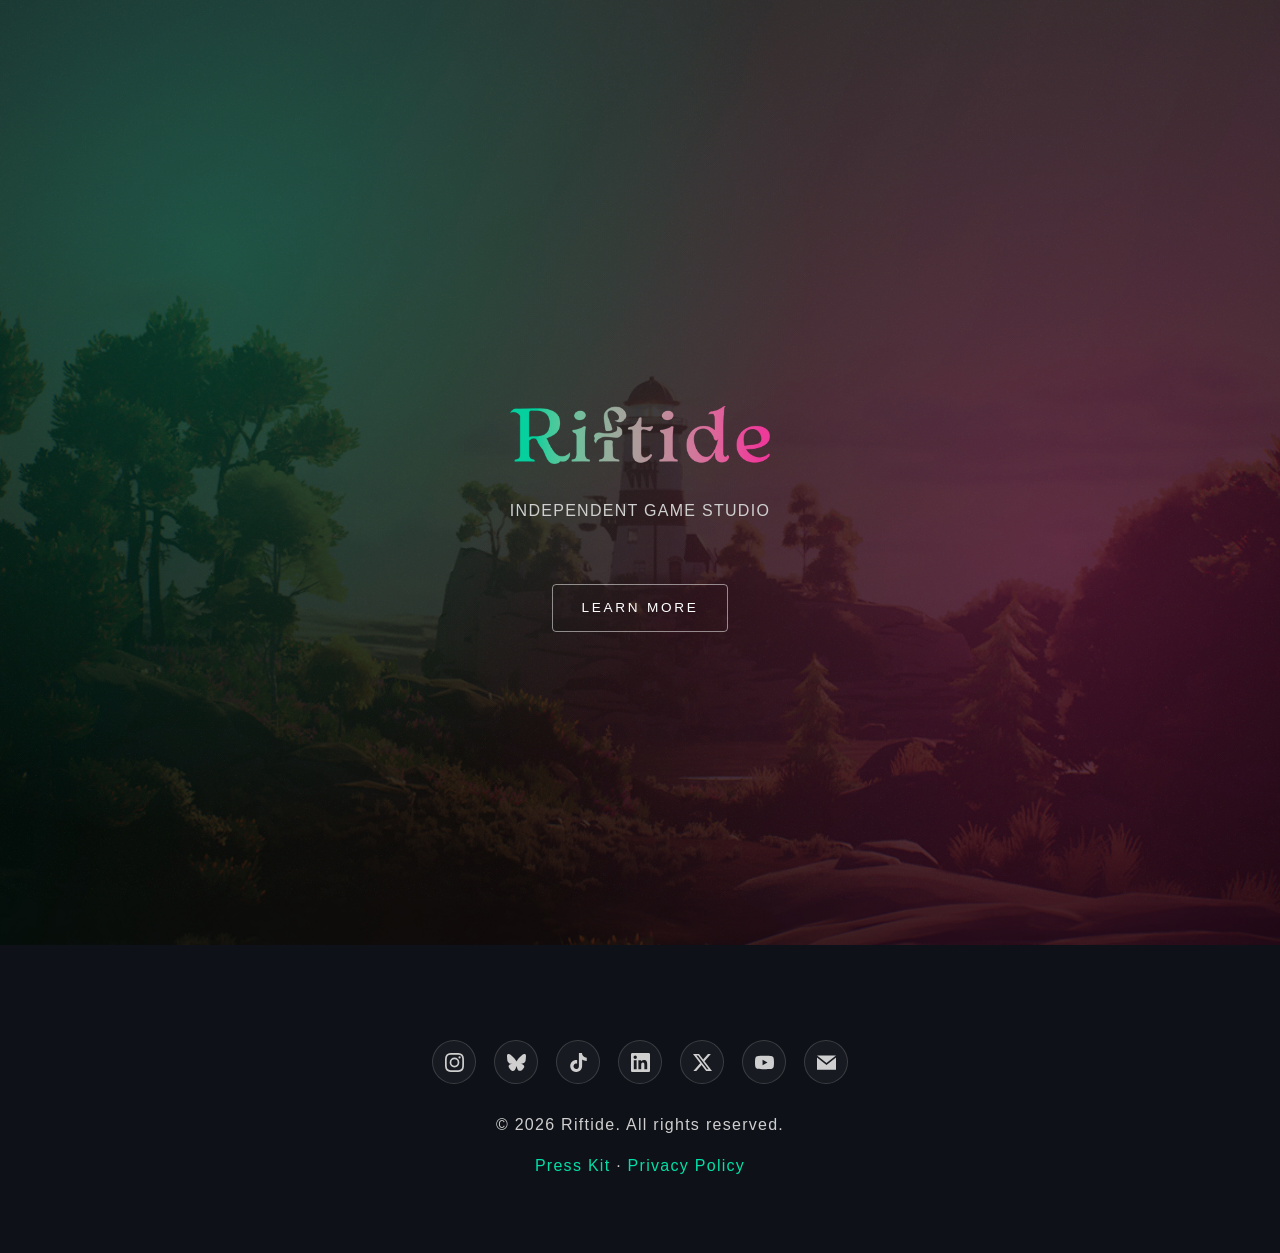
<file: index.html>
<!DOCTYPE html>
<html lang="en">
<head>
<meta charset="UTF-8">
<meta name="viewport" content="width=device-width, initial-scale=1.0">
<title>Riftide</title>
<meta name="description" content="Riftide is an independent game studio from Finland crafting story-driven games — worlds to step into and stories that stay with you.">
<link rel="canonical" href="https://riftidestudio.com/">
<meta property="og:type" content="website">
<meta property="og:site_name" content="Riftide">
<meta property="og:title" content="RIFTIDE — Independent Game Studio">
<meta property="og:description" content="Riftide is an independent game studio from Finland crafting story-driven games — worlds to step into and stories that stay with you.">
<meta property="og:image" content="https://riftidestudio.com/social-preview.png">
<meta property="og:url" content="https://riftidestudio.com/">
<meta name="twitter:card" content="summary_large_image">
<link rel="stylesheet" href="style.css">
<script type="application/ld+json">
{"@context":"https://schema.org","@type":"Organization","name":"Riftide","url":"https://riftidestudio.com","logo":"https://riftidestudio.com/images/Riftide_Logo.avif","sameAs":["https://www.instagram.com/riftidestudio","https://bsky.app/profile/riftide.bsky.social","https://www.tiktok.com/@riftidestudio","https://www.linkedin.com/company/riftide","https://x.com/riftidestudio","https://www.youtube.com/@riftidestudio"]}
</script>
</head>

<body>
  <div class="background"></div>
  <div class="light"></div>
  <div class="noise"></div>

  <div class="container hero">
  <h1><picture>
  <source type="image/avif" srcset="images/Riftide_Logo.avif 480w, images/Riftide_Logo.avif 800w">
  <source type="image/webp" srcset="images/Riftide_Logo.avif, images/Riftide_Logo.avif 800w">
  <img src="images/Riftide_Logo.avif" alt="Riftide Logo" loading="lazy"
style="width: clamp(200px, 40%, 400px); height: auto;">
</picture></h1>
    <p>INDEPENDENT GAME STUDIO</p>
    <div class="cta-row">
     
	 <a class="button" href="about.html">LEARN MORE</a>
    </div>
  </div>
<footer>
<div class="socials" aria-label="Riftide on social media">
<a href="https://www.instagram.com/riftidestudio" target="_blank" rel="noopener" aria-label="Instagram"><svg viewBox="0 0 24 24" xmlns="http://www.w3.org/2000/svg" aria-hidden="true"><path d="M12 2.163c3.204 0 3.584.012 4.85.07 3.252.148 4.771 1.691 4.919 4.919.058 1.265.069 1.645.069 4.849 0 3.205-.012 3.584-.069 4.849-.149 3.225-1.664 4.771-4.919 4.919-1.266.058-1.644.07-4.85.07-3.204 0-3.584-.012-4.849-.07-3.26-.149-4.771-1.699-4.919-4.92-.058-1.265-.07-1.644-.07-4.849 0-3.204.013-3.583.07-4.849.149-3.227 1.664-4.771 4.919-4.919 1.266-.057 1.645-.069 4.849-.069zM12 0C8.741 0 8.333.014 7.053.072 2.695.272.273 2.69.073 7.052.014 8.333 0 8.741 0 12c0 3.259.014 3.668.072 4.948.2 4.358 2.618 6.78 6.98 6.98C8.333 23.986 8.741 24 12 24c3.259 0 3.668-.014 4.948-.072 4.354-.2 6.782-2.618 6.979-6.98.059-1.28.073-1.689.073-4.948 0-3.259-.014-3.667-.072-4.947-.196-4.354-2.617-6.78-6.979-6.98C15.668.014 15.259 0 12 0zm0 5.838a6.162 6.162 0 1 0 0 12.324 6.162 6.162 0 0 0 0-12.324zM12 16a4 4 0 1 1 0-8 4 4 0 0 1 0 8zm6.406-11.845a1.44 1.44 0 1 0 0 2.881 1.44 1.44 0 0 0 0-2.881z"/></svg></a>
<a href="https://bsky.app/profile/riftide.bsky.social" target="_blank" rel="noopener" aria-label="Bluesky"><svg viewBox="0 0 24 24" xmlns="http://www.w3.org/2000/svg" aria-hidden="true"><path d="M12 10.8c-1.087-2.114-4.046-6.053-6.798-7.995C2.566.944 1.561 1.266.902 1.565.139 1.908 0 3.08 0 3.768c0 .69.378 5.65.624 6.479.815 2.736 3.713 3.66 6.383 3.364.136-.02.275-.039.415-.056-.138.022-.276.04-.415.056-3.912.58-7.387 2.005-2.83 7.078 5.013 5.19 6.87-1.113 7.823-4.308.953 3.195 2.05 9.271 7.733 4.308 4.267-4.308 1.172-6.498-2.74-7.078a8.741 8.741 0 0 1-.415-.056c.14.017.279.036.415.056 2.67.297 5.568-.628 6.383-3.364.246-.828.624-5.79.624-6.478 0-.69-.139-1.861-.902-2.206-.659-.298-1.664-.62-4.3 1.24C16.046 4.748 13.087 8.687 12 10.8Z"/></svg></a>
<a href="https://www.tiktok.com/@riftidestudio" target="_blank" rel="noopener" aria-label="TikTok"><svg viewBox="0 0 24 24" xmlns="http://www.w3.org/2000/svg" aria-hidden="true"><path d="M12.525.02c1.31-.02 2.61-.01 3.91-.02.08 1.53.63 3.09 1.75 4.17 1.12 1.11 2.7 1.62 4.24 1.79v4.03c-1.44-.05-2.89-.35-4.2-.97-.57-.26-1.1-.59-1.62-.93-.01 2.92.01 5.84-.02 8.75-.08 1.4-.54 2.79-1.35 3.94-1.31 1.92-3.58 3.17-5.91 3.21-1.43.08-2.86-.31-4.08-1.03-2.02-1.19-3.44-3.37-3.65-5.71-.02-.5-.03-1-.01-1.49.18-1.9 1.12-3.72 2.58-4.96 1.66-1.44 3.98-2.13 6.15-1.72.02 1.48-.04 2.96-.04 4.44-.99-.32-2.15-.23-3.02.37-.63.41-1.11 1.04-1.36 1.75-.21.51-.15 1.07-.14 1.61.24 1.64 1.82 3.02 3.5 2.87 1.12-.01 2.19-.66 2.77-1.61.19-.33.4-.67.41-1.06.1-1.79.06-3.57.07-5.36.01-4.03-.01-8.05.02-12.07z"/></svg></a>
<a href="https://www.linkedin.com/company/riftide" target="_blank" rel="noopener" aria-label="LinkedIn"><svg viewBox="0 0 24 24" xmlns="http://www.w3.org/2000/svg" aria-hidden="true"><path d="M20.447 20.452h-3.554v-5.569c0-1.328-.027-3.037-1.852-3.037-1.853 0-2.136 1.445-2.136 2.939v5.667H9.351V9h3.414v1.561h.046c.477-.9 1.637-1.85 3.37-1.85 3.601 0 4.267 2.37 4.267 5.455v6.286zM5.337 7.433c-1.144 0-2.063-.926-2.063-2.065 0-1.138.92-2.063 2.063-2.063 1.14 0 2.064.925 2.064 2.063 0 1.139-.925 2.065-2.064 2.065zm1.782 13.019H3.555V9h3.564v11.452zM22.225 0H1.771C.792 0 0 .774 0 1.729v20.542C0 23.227.792 24 1.771 24h20.451C23.2 24 24 23.227 24 22.271V1.729C24 .774 23.2 0 22.225 0z"/></svg></a>
<a href="https://x.com/riftidestudio" target="_blank" rel="noopener" aria-label="X (Twitter)"><svg viewBox="0 0 24 24" xmlns="http://www.w3.org/2000/svg" aria-hidden="true"><path d="M18.901 1.153h3.68l-8.04 9.19L24 22.846h-7.406l-5.8-7.584-6.638 7.584H.474l8.6-9.83L0 1.154h7.594l5.243 6.932ZM17.61 20.644h2.039L6.486 3.24H4.298Z"/></svg></a>
<a href="https://www.youtube.com/@riftidestudio" target="_blank" rel="noopener" aria-label="YouTube"><svg viewBox="0 0 24 24" xmlns="http://www.w3.org/2000/svg" aria-hidden="true"><path d="M23.498 6.186a3.016 3.016 0 0 0-2.122-2.136C19.505 3.545 12 3.545 12 3.545s-7.505 0-9.377.505A3.017 3.017 0 0 0 .502 6.186C0 8.07 0 12 0 12s0 3.93.502 5.814a3.016 3.016 0 0 0 2.122 2.136c1.871.505 9.376.505 9.376.505s7.505 0 9.377-.505a3.015 3.015 0 0 0 2.122-2.136C24 15.93 24 12 24 12s0-3.93-.502-5.814zM9.545 15.568V8.432L15.818 12l-6.273 3.568z"/></svg></a>
<a href="mailto:riftidestudio@protonmail.com" aria-label="Email Riftide"><svg viewBox="0 0 24 24" xmlns="http://www.w3.org/2000/svg" aria-hidden="true"><path d="M12 12.713l-11.985-9.713h23.97l-11.985 9.713zm0 2.574l-12-9.725v15.438h24v-15.438l-12 9.725z"/></svg></a>
</div>
<p>&copy; 2026 Riftide. All rights reserved.</p>
<p><a href="press.html">Press Kit</a> &middot; <a href="privacy-policy.html">Privacy Policy</a></p>
</footer>
</body>
</html>
</file>
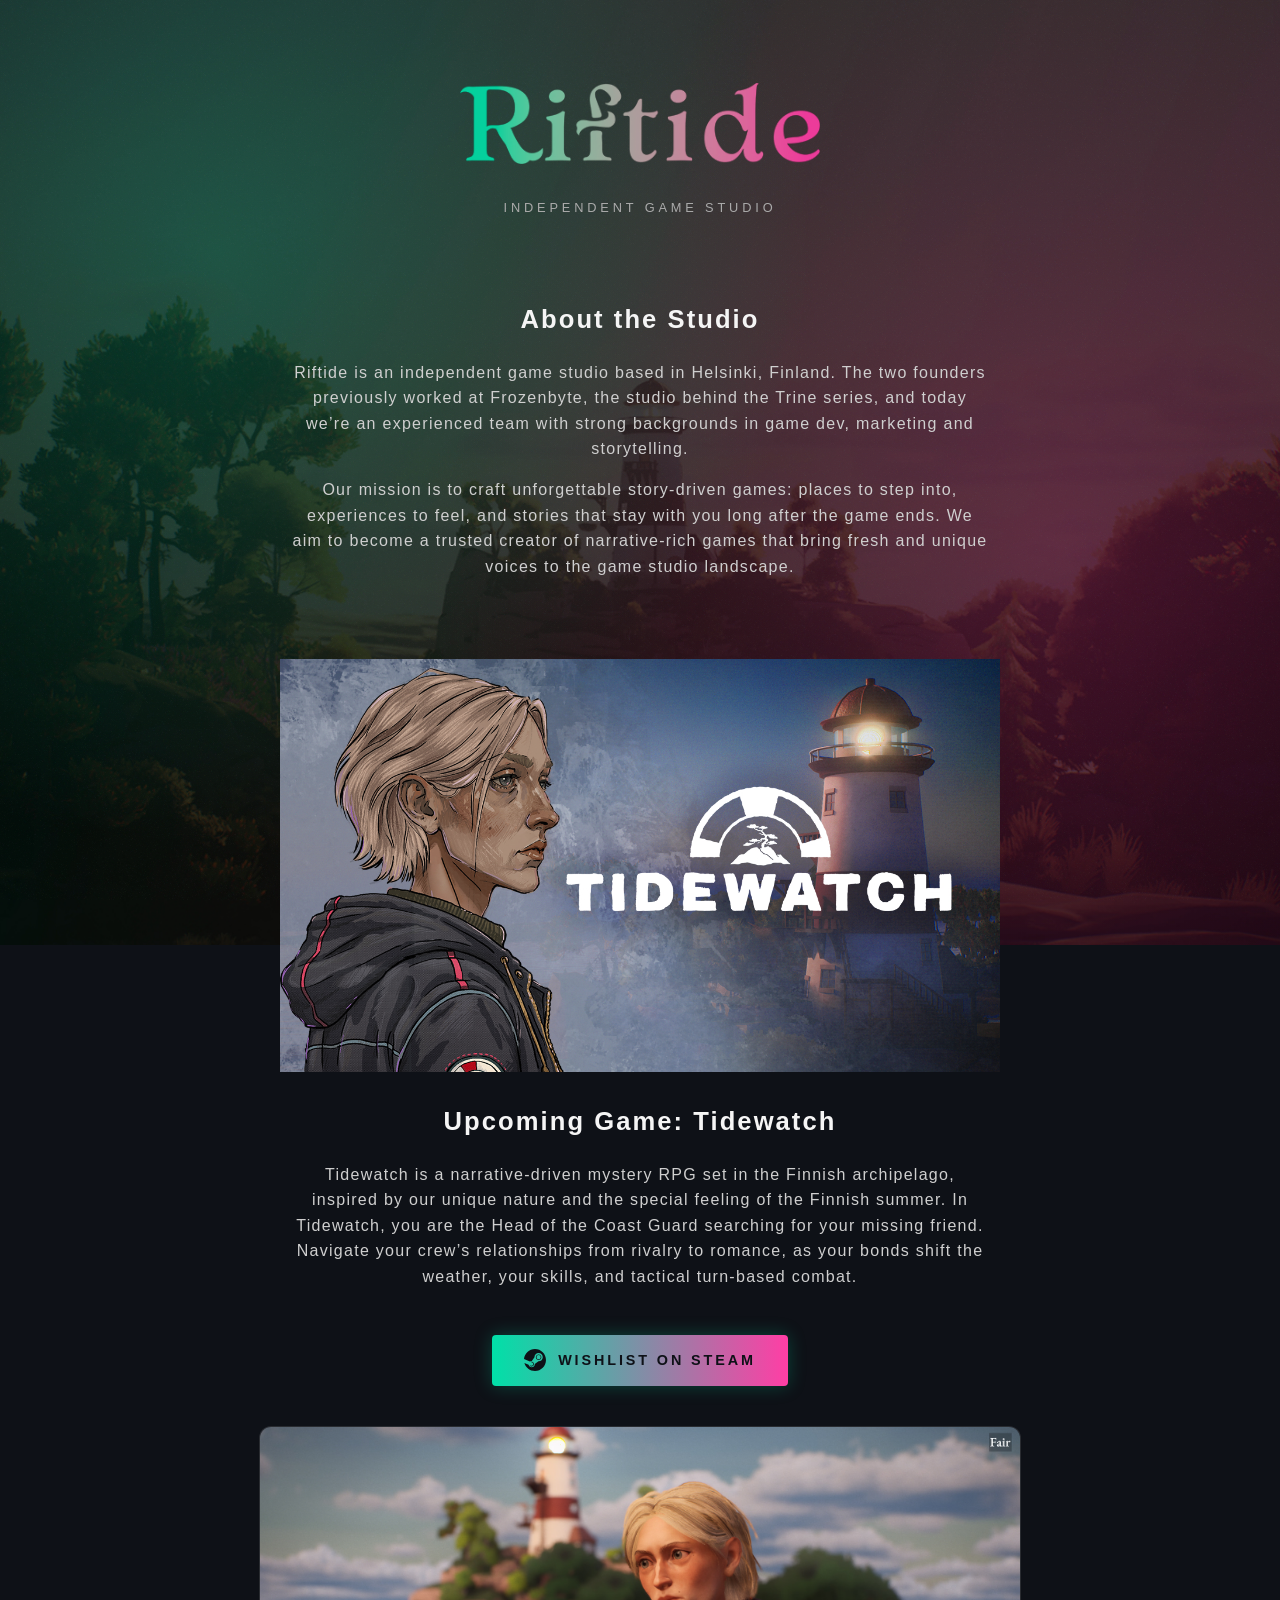
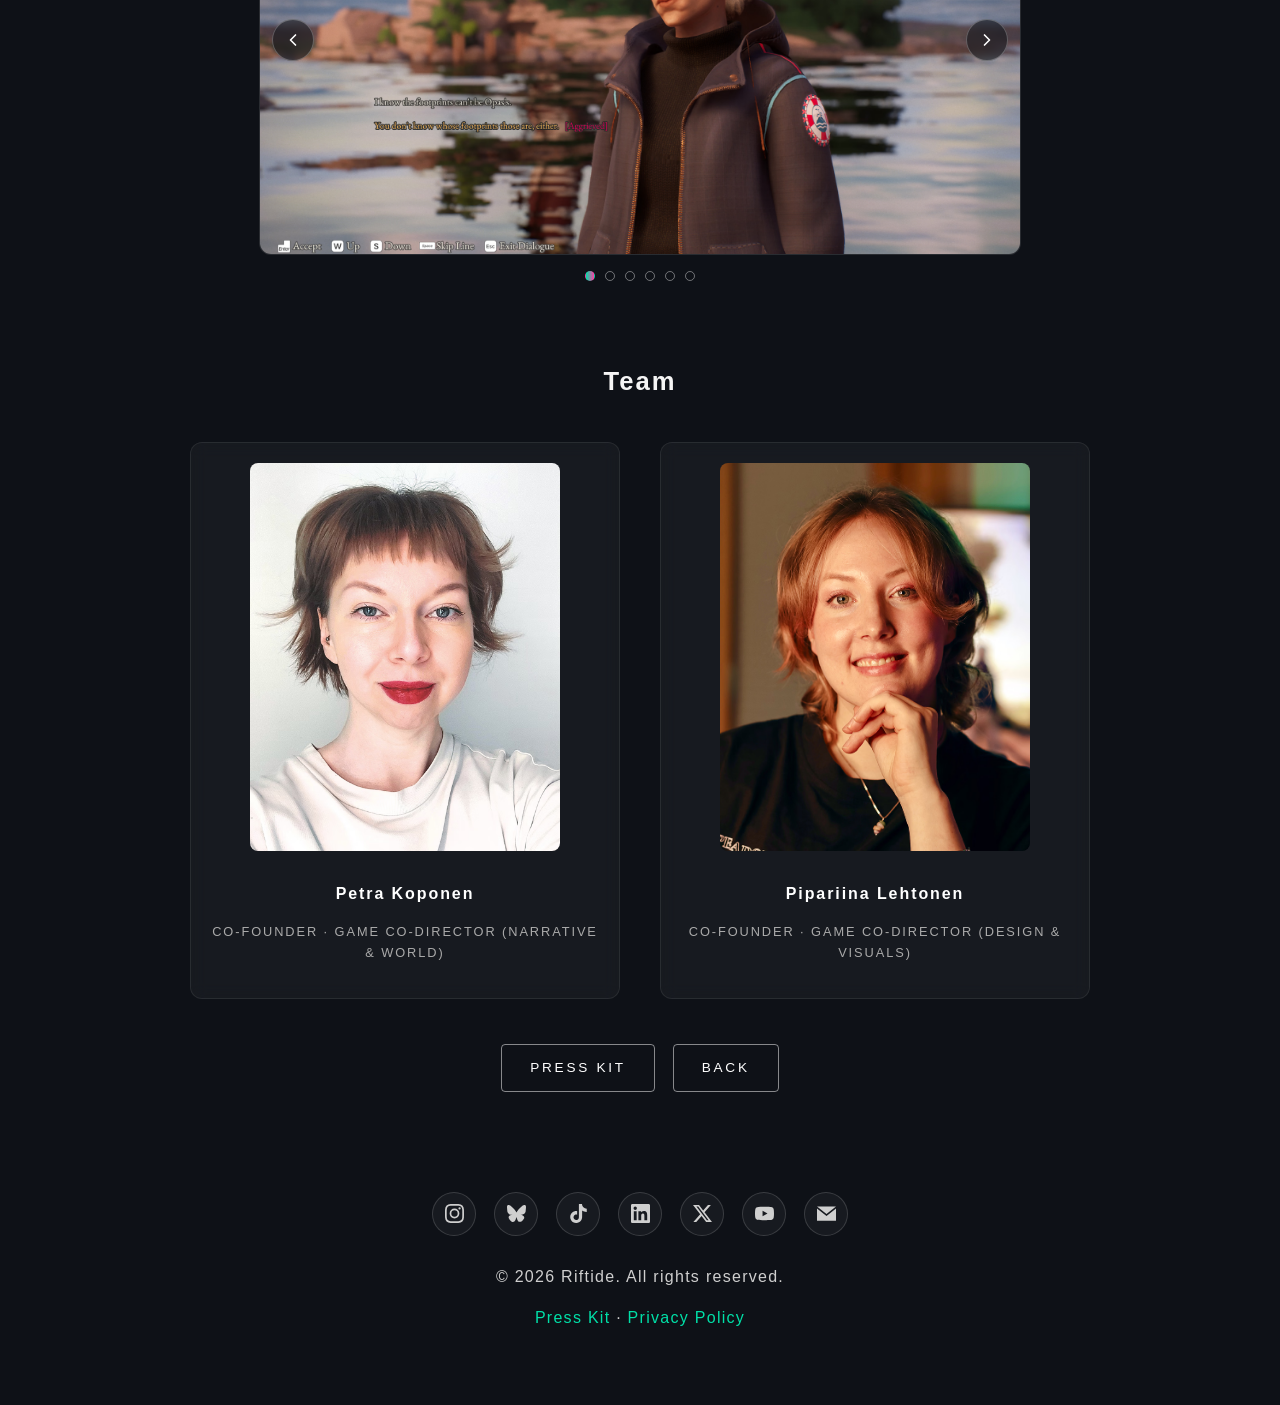
<file: about.html>
<!DOCTYPE html>
<html lang="en">
<head>
<meta charset="UTF-8">
<meta name="viewport" content="width=device-width, initial-scale=1.0">
<title>About Riftide</title>
<meta name="description" content="Meet Riftide: an independent Finnish game studio on a mission to craft unforgettable, narrative-rich games.">
<link rel="canonical" href="https://riftidestudio.com/about.html">
<meta property="og:type" content="website">
<meta property="og:site_name" content="Riftide">
<meta property="og:title" content="About Riftide">
<meta property="og:description" content="Meet Riftide: an independent Finnish game studio on a mission to craft unforgettable, narrative-rich games.">
<meta property="og:image" content="https://riftidestudio.com/social-preview.png">
<meta property="og:url" content="https://riftidestudio.com/about.html">
<meta name="twitter:card" content="summary_large_image">
<link rel="stylesheet" href="style.css">
<script type="application/ld+json">
{"@context":"https://schema.org","@type":"Organization","name":"Riftide","url":"https://riftidestudio.com","logo":"https://riftidestudio.com/images/Riftide_Logo.avif","sameAs":["https://www.instagram.com/riftidestudio","https://bsky.app/profile/riftide.bsky.social","https://www.tiktok.com/@riftidestudio","https://www.linkedin.com/company/riftide","https://x.com/riftidestudio","https://www.youtube.com/@riftidestudio"]}
</script>
</head>

<body>
  <!-- Background Layers -->
  <div class="background"></div>
  <div class="noise"></div>

  <!-- Content Container -->
  <div class="container" style="position: relative; z-index: 10;">
     <h1><picture>
  <source type="image/avif" srcset="images/Riftide_Logo.avif 480w, images/Riftide_Logo.avif 800w">
  <source type="image/webp" srcset="images/Riftide_Logo.avif, images/Riftide_Logo.avif 800w">
  <img src="images/Riftide_Logo.avif" alt="Riftide Logo" loading="lazy" style="width: clamp(200px, 40%, 400px); height: auto;">
</picture></h1>
    <p class="subtitle">Independent Game Studio</p>

<section>

<h2>About the Studio</h2>

<p>
Riftide is an independent game studio based in Helsinki, Finland. The two founders previously worked at Frozenbyte, the studio behind the Trine series, and today we’re an experienced team with strong backgrounds in game dev, marketing and storytelling.
</p>

<p>
Our mission is to craft unforgettable story-driven games:
places to step into, experiences to feel, and stories that stay with you long after the game ends. We aim to become a trusted creator of narrative-rich games that bring fresh and unique voices to the game studio landscape.
</p>

</section>


<section>
<picture>
<source type="image/avif" srcset="images/Tidewatch_maincapsule.avif 800w, images/Tidewatch_maincapsule.avif 480w">
<img src="images/Tidewatch_maincapsule.avif" alt="Tidewatch" loading="lazy" style="width:80%;height:auto;">
</picture>

<h2>Upcoming Game: Tidewatch </h2>

<p>
Tidewatch is a narrative-driven mystery RPG set in the Finnish archipelago, inspired by our unique nature and the special feeling of the Finnish summer. In Tidewatch, you are the Head of the Coast Guard searching for your missing friend. Navigate your crew’s relationships from rivalry to romance, as your bonds shift the weather, your skills, and tactical turn-based combat. 

</p>
<a class="button-steam" href="https://store.steampowered.com/app/4944010/Tidewatch/" target="_blank" rel="noopener"><svg viewBox="0 0 24 24" xmlns="http://www.w3.org/2000/svg" aria-hidden="true"><path d="M11.979 0C5.678 0 .511 4.86.022 11.037l6.432 2.658c.545-.371 1.203-.59 1.912-.59.063 0 .125.004.188.006l2.861-4.142V8.91c0-2.495 2.028-4.524 4.524-4.524 2.494 0 4.524 2.031 4.524 4.527s-2.03 4.525-4.524 4.525h-.105l-4.076 2.911c0 .052.004.105.004.159 0 1.875-1.515 3.396-3.39 3.396-1.635 0-3.016-1.173-3.331-2.727L.436 15.27C1.862 20.307 6.486 24 11.979 24c6.627 0 11.999-5.373 11.999-12S18.605 0 11.979 0zM7.54 18.21l-1.473-.61c.262.543.714.999 1.314 1.25 1.297.539 2.793-.076 3.332-1.375.263-.63.264-1.319.005-1.949s-.75-1.121-1.377-1.383c-.624-.26-1.29-.249-1.878-.03l1.523.63c.956.4 1.409 1.5 1.009 2.455-.397.957-1.497 1.41-2.454 1.012zm11.415-9.303c0-1.662-1.353-3.015-3.015-3.015-1.665 0-3.015 1.353-3.015 3.015 0 1.665 1.35 3.015 3.015 3.015 1.663 0 3.015-1.35 3.015-3.015zm-5.273-.005c0-1.252 1.013-2.266 2.265-2.266 1.249 0 2.266 1.014 2.266 2.266 0 1.251-1.017 2.265-2.266 2.265-1.253 0-2.265-1.014-2.265-2.265z"/></svg><span>WISHLIST ON STEAM</span></a>


<div class="gallery" aria-roledescription="carousel" aria-label="Tidewatch screenshots">
<div class="gallery-track">
<figure class="gallery-slide"><img src="images/screenshots/tidewatch_01.avif" alt="Tidewatch screenshot: conversations with dialogue choices" loading="lazy"></figure>
<figure class="gallery-slide"><img src="images/screenshots/tidewatch_02.avif" alt="Tidewatch screenshot: exploring the archipelago environment" loading="lazy"></figure>
<figure class="gallery-slide"><img src="images/screenshots/tidewatch_03.avif" alt="Tidewatch screenshot: turn-based combat in a summer storm" loading="lazy"></figure>
<figure class="gallery-slide"><img src="images/screenshots/tidewatch_04.avif" alt="Tidewatch screenshot: using binoculars to find things" loading="lazy"></figure>
<figure class="gallery-slide"><img src="images/screenshots/tidewatch_06.avif" alt="Tidewatch screenshot: building bonds with the crew with dialogue choices" loading="lazy"></figure>
<figure class="gallery-slide"><img src="images/screenshots/tidewatch_05.avif" alt="Tidewatch screenshot: investigating mysteries" loading="lazy"></figure>
</div>
<button class="gallery-btn prev" type="button" aria-label="Previous screenshot"><svg viewBox="0 0 24 24" xmlns="http://www.w3.org/2000/svg" aria-hidden="true"><path d="M15 18l-6-6 6-6" fill="none" stroke="currentColor" stroke-width="2" stroke-linecap="round" stroke-linejoin="round"/></svg></button>
<button class="gallery-btn next" type="button" aria-label="Next screenshot"><svg viewBox="0 0 24 24" xmlns="http://www.w3.org/2000/svg" aria-hidden="true"><path d="M9 6l6 6-6 6" fill="none" stroke="currentColor" stroke-width="2" stroke-linecap="round" stroke-linejoin="round"/></svg></button>
</div>
<div class="gallery-dots" aria-label="Choose screenshot"></div>


</section>


<section class="team">

<h2>Team</h2>

<div class="team-grid">

<div class="member">

<picture>
  <source type="image/avif" srcset="images/Team_PetraKoponen.avif 480w, images/Team_PetraKoponen.avif 800w">
  <source type="image/webp" srcset="images/Team_PetraKoponen.avif, images/Team_PetraKoponen.avif 800w">
  <img src="images/Team_PetraKoponen.avif" alt="Petra Koponen — Game Co-Director (Narrative & World)" loading="lazy" style="width:80%;height:auto;">
</picture>

<h3>Petra Koponen</h3>

<p class="role">
Co-founder · Game Co-Director (Narrative & World)
</p>

</div>

<div class="member">

<picture>
  <source type="image/avif" srcset="images/Team_PipariinaLehtonen.avif 480w, images/Team_PipariinaLehtonen.avif 800w">
  <source type="image/webp" srcset="images/team1.webp 480w, images/team1.webp 800w">
  <img src="images/Team_PipariinaLehtonen.avif" alt="Pipariina Lehtonen — Game Co-Director (Design & Visuals)" loading="lazy" style="width:80%;height:auto;">
</picture>

<h3>Pipariina Lehtonen</h3>

<p class="role">
Co-founder · Game Co-Director (Design & Visuals)
</p>

</div>

</div>

</section>


<div class="cta-row">
<a class="button" href="press.html">PRESS KIT</a>
<a class="button" href="index.html">BACK</a>
</div>

</div>

<footer>
<div class="socials" aria-label="Riftide on social media">
<a href="https://www.instagram.com/riftidestudio" target="_blank" rel="noopener" aria-label="Instagram"><svg viewBox="0 0 24 24" xmlns="http://www.w3.org/2000/svg" aria-hidden="true"><path d="M12 2.163c3.204 0 3.584.012 4.85.07 3.252.148 4.771 1.691 4.919 4.919.058 1.265.069 1.645.069 4.849 0 3.205-.012 3.584-.069 4.849-.149 3.225-1.664 4.771-4.919 4.919-1.266.058-1.644.07-4.85.07-3.204 0-3.584-.012-4.849-.07-3.26-.149-4.771-1.699-4.919-4.92-.058-1.265-.07-1.644-.07-4.849 0-3.204.013-3.583.07-4.849.149-3.227 1.664-4.771 4.919-4.919 1.266-.057 1.645-.069 4.849-.069zM12 0C8.741 0 8.333.014 7.053.072 2.695.272.273 2.69.073 7.052.014 8.333 0 8.741 0 12c0 3.259.014 3.668.072 4.948.2 4.358 2.618 6.78 6.98 6.98C8.333 23.986 8.741 24 12 24c3.259 0 3.668-.014 4.948-.072 4.354-.2 6.782-2.618 6.979-6.98.059-1.28.073-1.689.073-4.948 0-3.259-.014-3.667-.072-4.947-.196-4.354-2.617-6.78-6.979-6.98C15.668.014 15.259 0 12 0zm0 5.838a6.162 6.162 0 1 0 0 12.324 6.162 6.162 0 0 0 0-12.324zM12 16a4 4 0 1 1 0-8 4 4 0 0 1 0 8zm6.406-11.845a1.44 1.44 0 1 0 0 2.881 1.44 1.44 0 0 0 0-2.881z"/></svg></a>
<a href="https://bsky.app/profile/riftide.bsky.social" target="_blank" rel="noopener" aria-label="Bluesky"><svg viewBox="0 0 24 24" xmlns="http://www.w3.org/2000/svg" aria-hidden="true"><path d="M12 10.8c-1.087-2.114-4.046-6.053-6.798-7.995C2.566.944 1.561 1.266.902 1.565.139 1.908 0 3.08 0 3.768c0 .69.378 5.65.624 6.479.815 2.736 3.713 3.66 6.383 3.364.136-.02.275-.039.415-.056-.138.022-.276.04-.415.056-3.912.58-7.387 2.005-2.83 7.078 5.013 5.19 6.87-1.113 7.823-4.308.953 3.195 2.05 9.271 7.733 4.308 4.267-4.308 1.172-6.498-2.74-7.078a8.741 8.741 0 0 1-.415-.056c.14.017.279.036.415.056 2.67.297 5.568-.628 6.383-3.364.246-.828.624-5.79.624-6.478 0-.69-.139-1.861-.902-2.206-.659-.298-1.664-.62-4.3 1.24C16.046 4.748 13.087 8.687 12 10.8Z"/></svg></a>
<a href="https://www.tiktok.com/@riftidestudio" target="_blank" rel="noopener" aria-label="TikTok"><svg viewBox="0 0 24 24" xmlns="http://www.w3.org/2000/svg" aria-hidden="true"><path d="M12.525.02c1.31-.02 2.61-.01 3.91-.02.08 1.53.63 3.09 1.75 4.17 1.12 1.11 2.7 1.62 4.24 1.79v4.03c-1.44-.05-2.89-.35-4.2-.97-.57-.26-1.1-.59-1.62-.93-.01 2.92.01 5.84-.02 8.75-.08 1.4-.54 2.79-1.35 3.94-1.31 1.92-3.58 3.17-5.91 3.21-1.43.08-2.86-.31-4.08-1.03-2.02-1.19-3.44-3.37-3.65-5.71-.02-.5-.03-1-.01-1.49.18-1.9 1.12-3.72 2.58-4.96 1.66-1.44 3.98-2.13 6.15-1.72.02 1.48-.04 2.96-.04 4.44-.99-.32-2.15-.23-3.02.37-.63.41-1.11 1.04-1.36 1.75-.21.51-.15 1.07-.14 1.61.24 1.64 1.82 3.02 3.5 2.87 1.12-.01 2.19-.66 2.77-1.61.19-.33.4-.67.41-1.06.1-1.79.06-3.57.07-5.36.01-4.03-.01-8.05.02-12.07z"/></svg></a>
<a href="https://www.linkedin.com/company/riftide" target="_blank" rel="noopener" aria-label="LinkedIn"><svg viewBox="0 0 24 24" xmlns="http://www.w3.org/2000/svg" aria-hidden="true"><path d="M20.447 20.452h-3.554v-5.569c0-1.328-.027-3.037-1.852-3.037-1.853 0-2.136 1.445-2.136 2.939v5.667H9.351V9h3.414v1.561h.046c.477-.9 1.637-1.85 3.37-1.85 3.601 0 4.267 2.37 4.267 5.455v6.286zM5.337 7.433c-1.144 0-2.063-.926-2.063-2.065 0-1.138.92-2.063 2.063-2.063 1.14 0 2.064.925 2.064 2.063 0 1.139-.925 2.065-2.064 2.065zm1.782 13.019H3.555V9h3.564v11.452zM22.225 0H1.771C.792 0 0 .774 0 1.729v20.542C0 23.227.792 24 1.771 24h20.451C23.2 24 24 23.227 24 22.271V1.729C24 .774 23.2 0 22.225 0z"/></svg></a>
<a href="https://x.com/riftidestudio" target="_blank" rel="noopener" aria-label="X (Twitter)"><svg viewBox="0 0 24 24" xmlns="http://www.w3.org/2000/svg" aria-hidden="true"><path d="M18.901 1.153h3.68l-8.04 9.19L24 22.846h-7.406l-5.8-7.584-6.638 7.584H.474l8.6-9.83L0 1.154h7.594l5.243 6.932ZM17.61 20.644h2.039L6.486 3.24H4.298Z"/></svg></a>
<a href="https://www.youtube.com/@riftidestudio" target="_blank" rel="noopener" aria-label="YouTube"><svg viewBox="0 0 24 24" xmlns="http://www.w3.org/2000/svg" aria-hidden="true"><path d="M23.498 6.186a3.016 3.016 0 0 0-2.122-2.136C19.505 3.545 12 3.545 12 3.545s-7.505 0-9.377.505A3.017 3.017 0 0 0 .502 6.186C0 8.07 0 12 0 12s0 3.93.502 5.814a3.016 3.016 0 0 0 2.122 2.136c1.871.505 9.376.505 9.376.505s7.505 0 9.377-.505a3.015 3.015 0 0 0 2.122-2.136C24 15.93 24 12 24 12s0-3.93-.502-5.814zM9.545 15.568V8.432L15.818 12l-6.273 3.568z"/></svg></a>
<a href="mailto:riftidestudio@protonmail.com" aria-label="Email Riftide"><svg viewBox="0 0 24 24" xmlns="http://www.w3.org/2000/svg" aria-hidden="true"><path d="M12 12.713l-11.985-9.713h23.97l-11.985 9.713zm0 2.574l-12-9.725v15.438h24v-15.438l-12 9.725z"/></svg></a>
</div>
<p>&copy; 2026 Riftide. All rights reserved.</p>
<p><a href="press.html">Press Kit</a> &middot; <a href="privacy-policy.html">Privacy Policy</a></p>
</footer>

<script>
(function () {
  var gallery = document.querySelector(".gallery");
  if (!gallery) return;
  var track = gallery.querySelector(".gallery-track");
  var slides = track.children;
  var dotsWrap = document.querySelector(".gallery-dots");
  var reduced = window.matchMedia("(prefers-reduced-motion: reduce)").matches;
  var index = 0;
  var timer = null;

  // build one dot per slide
  for (var i = 0; i < slides.length; i++) {
    (function (n) {
      var dot = document.createElement("button");
      dot.type = "button";
      dot.className = "gallery-dot";
      dot.setAttribute("aria-label", "Go to screenshot " + (n + 1));
      dot.addEventListener("click", function () { stop(); go(n); });
      dotsWrap.appendChild(dot);
    })(i);
  }
  var dots = dotsWrap.children;

  function go(n) {
    index = (n + slides.length) % slides.length;
    track.style.transform = "translateX(-" + index * 100 + "%)";
    for (var i = 0; i < dots.length; i++) {
      dots[i].classList.toggle("active", i === index);
    }
  }

  function stop() { // any manual interaction ends the gentle auto-advance
    if (timer) { clearInterval(timer); timer = null; }
  }

  gallery.querySelector(".prev").addEventListener("click", function () { stop(); go(index - 1); });
  gallery.querySelector(".next").addEventListener("click", function () { stop(); go(index + 1); });

  // keyboard support
  gallery.setAttribute("tabindex", "0");
  gallery.addEventListener("keydown", function (e) {
    if (e.key === "ArrowLeft") { stop(); go(index - 1); }
    if (e.key === "ArrowRight") { stop(); go(index + 1); }
  });

  // swipe support
  var startX = null;
  gallery.addEventListener("touchstart", function (e) { startX = e.touches[0].clientX; }, { passive: true });
  gallery.addEventListener("touchend", function (e) {
    if (startX === null) return;
    var dx = e.changedTouches[0].clientX - startX;
    if (Math.abs(dx) > 40) { stop(); go(dx < 0 ? index + 1 : index - 1); }
    startX = null;
  }, { passive: true });

  if (reduced) {
    track.style.transition = "none";
  } else {
    timer = setInterval(function () { go(index + 1); }, 6000);
    gallery.addEventListener("mouseenter", stop);
    gallery.addEventListener("focusin", stop);
  }

  go(0);
})();
</script>
</body>
</html>
</file>
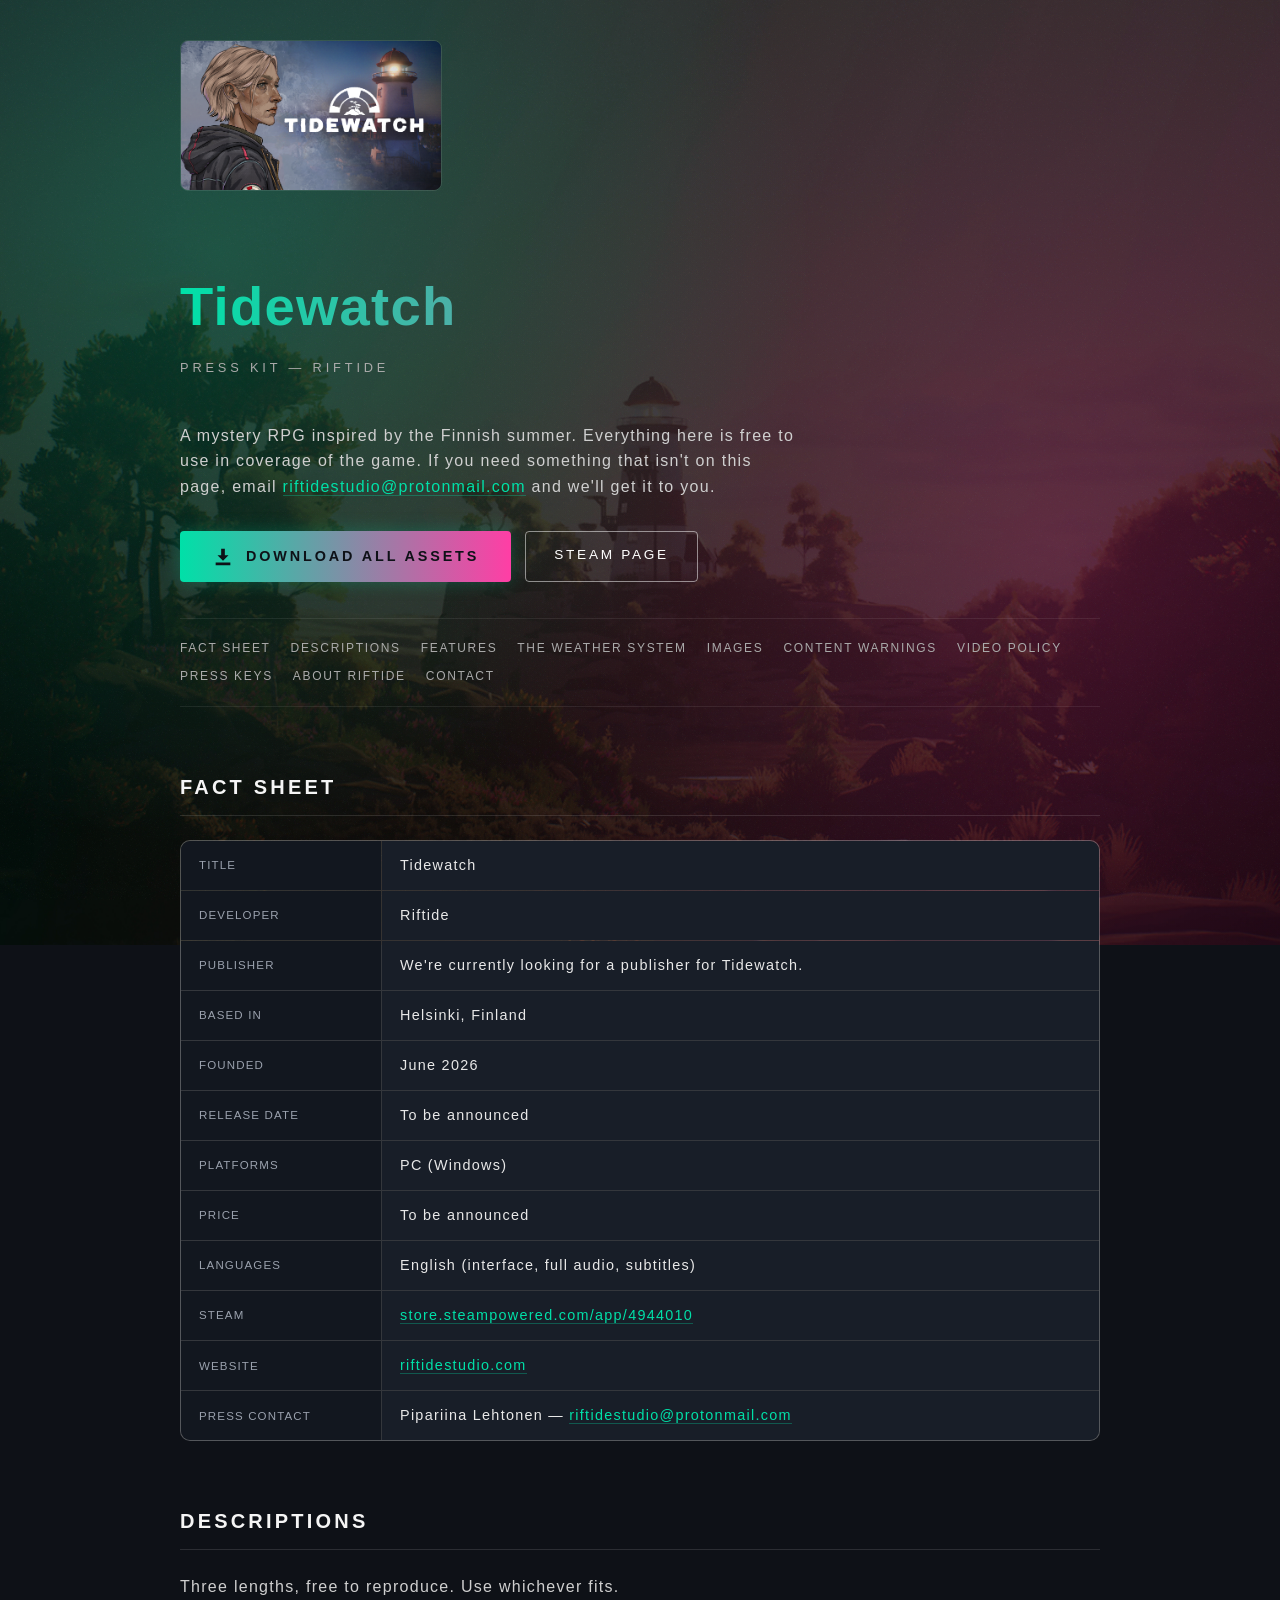
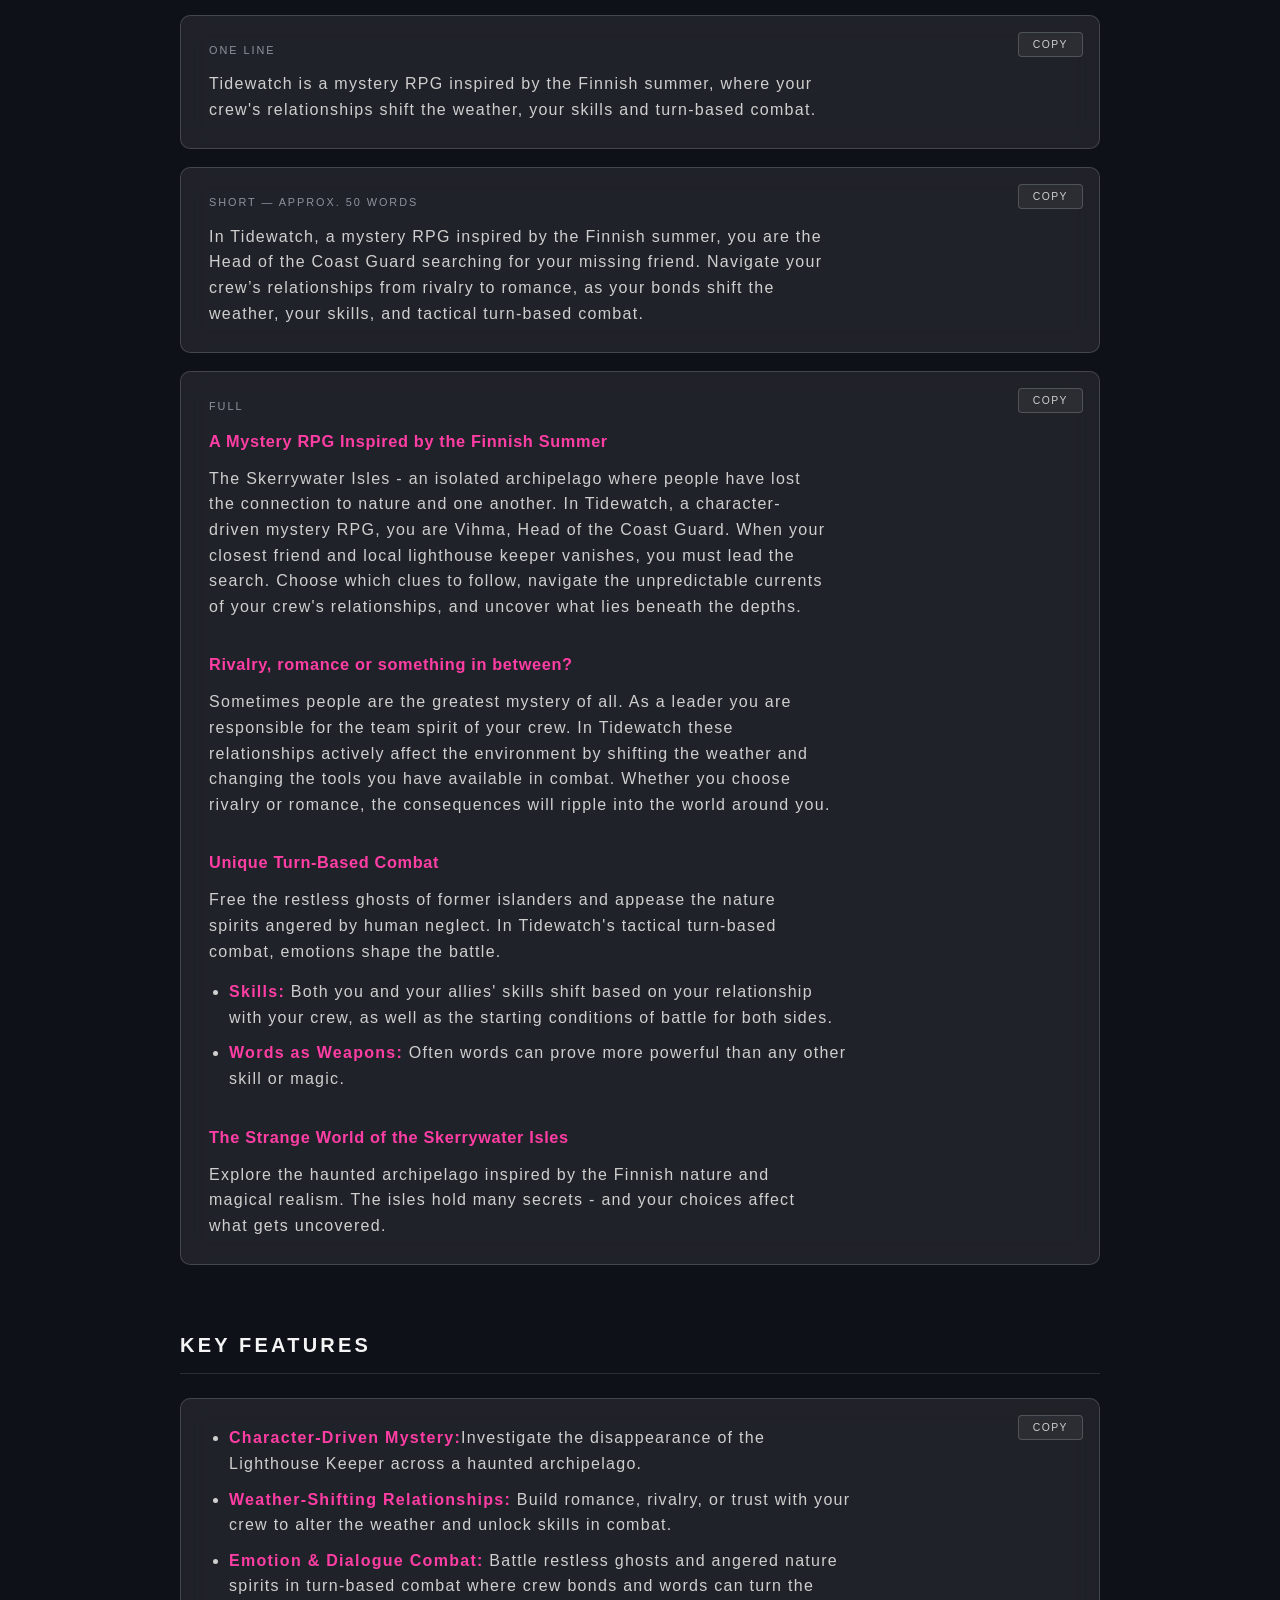
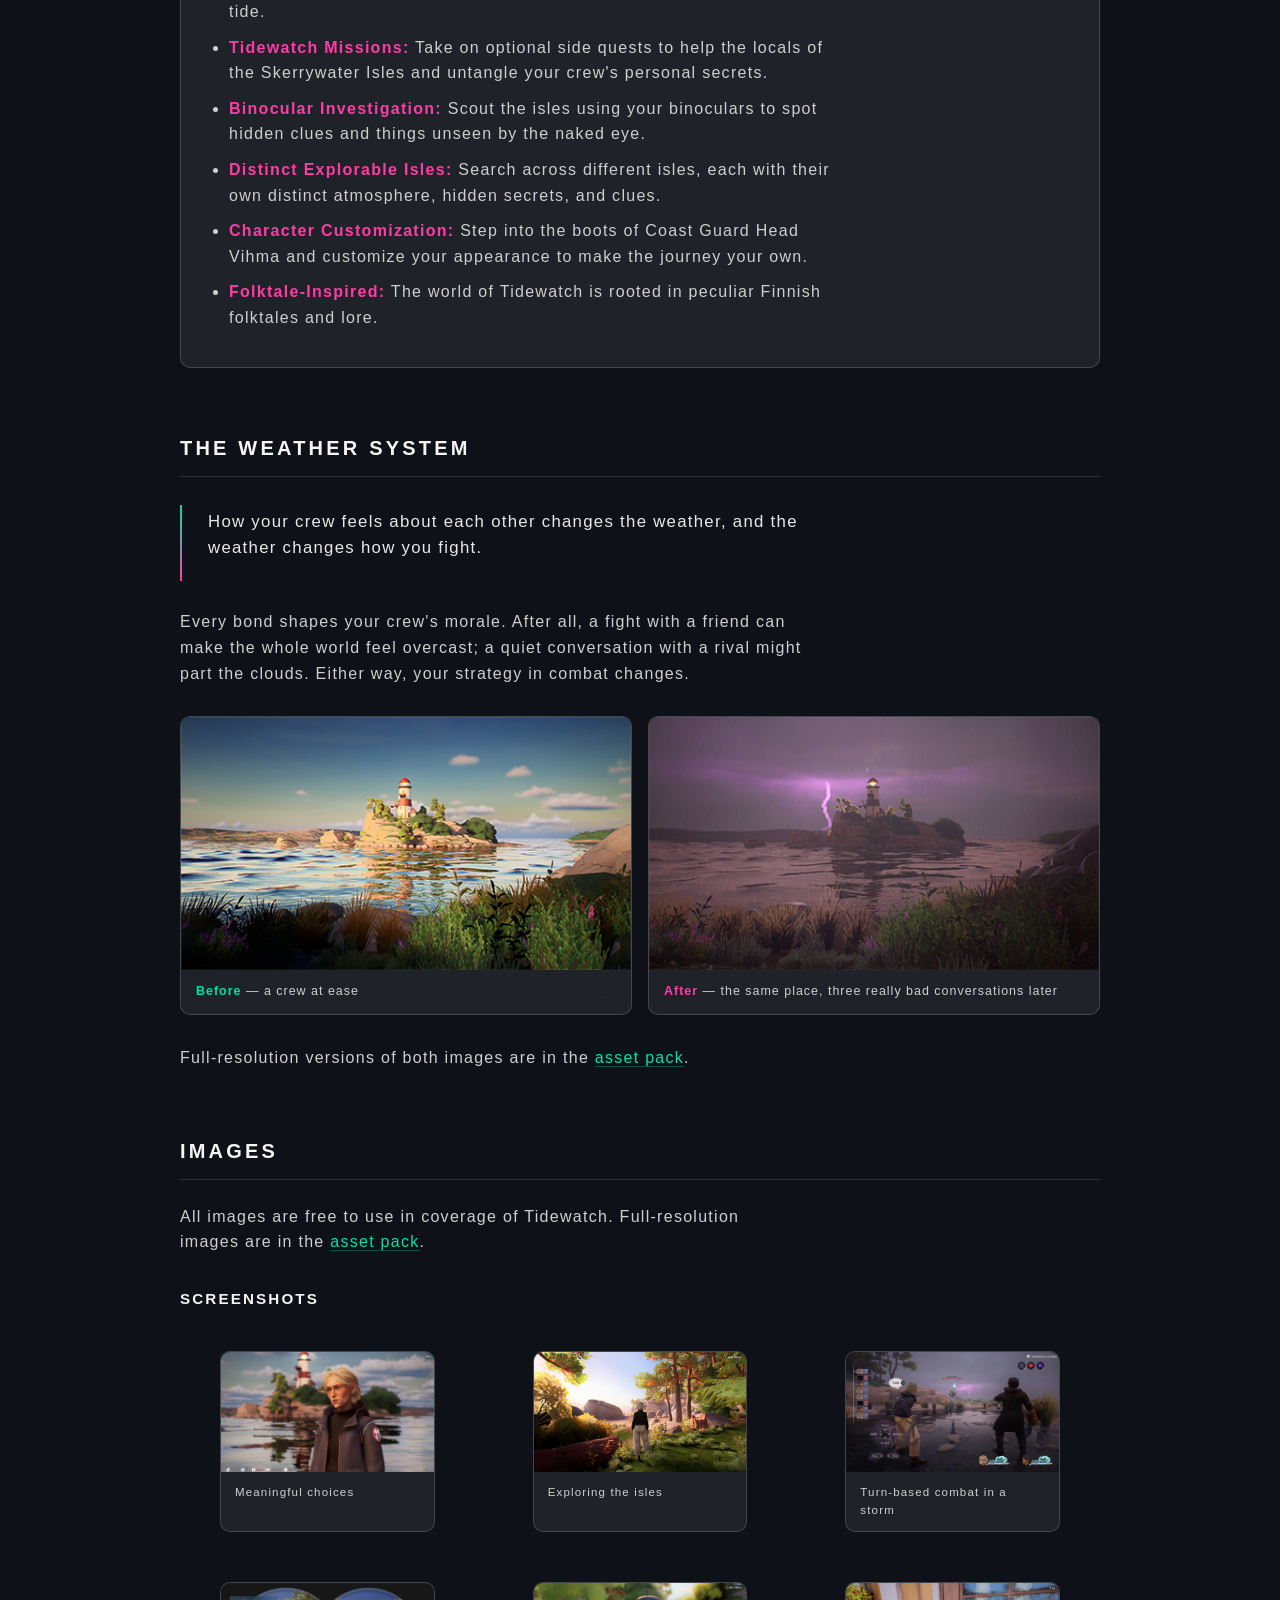
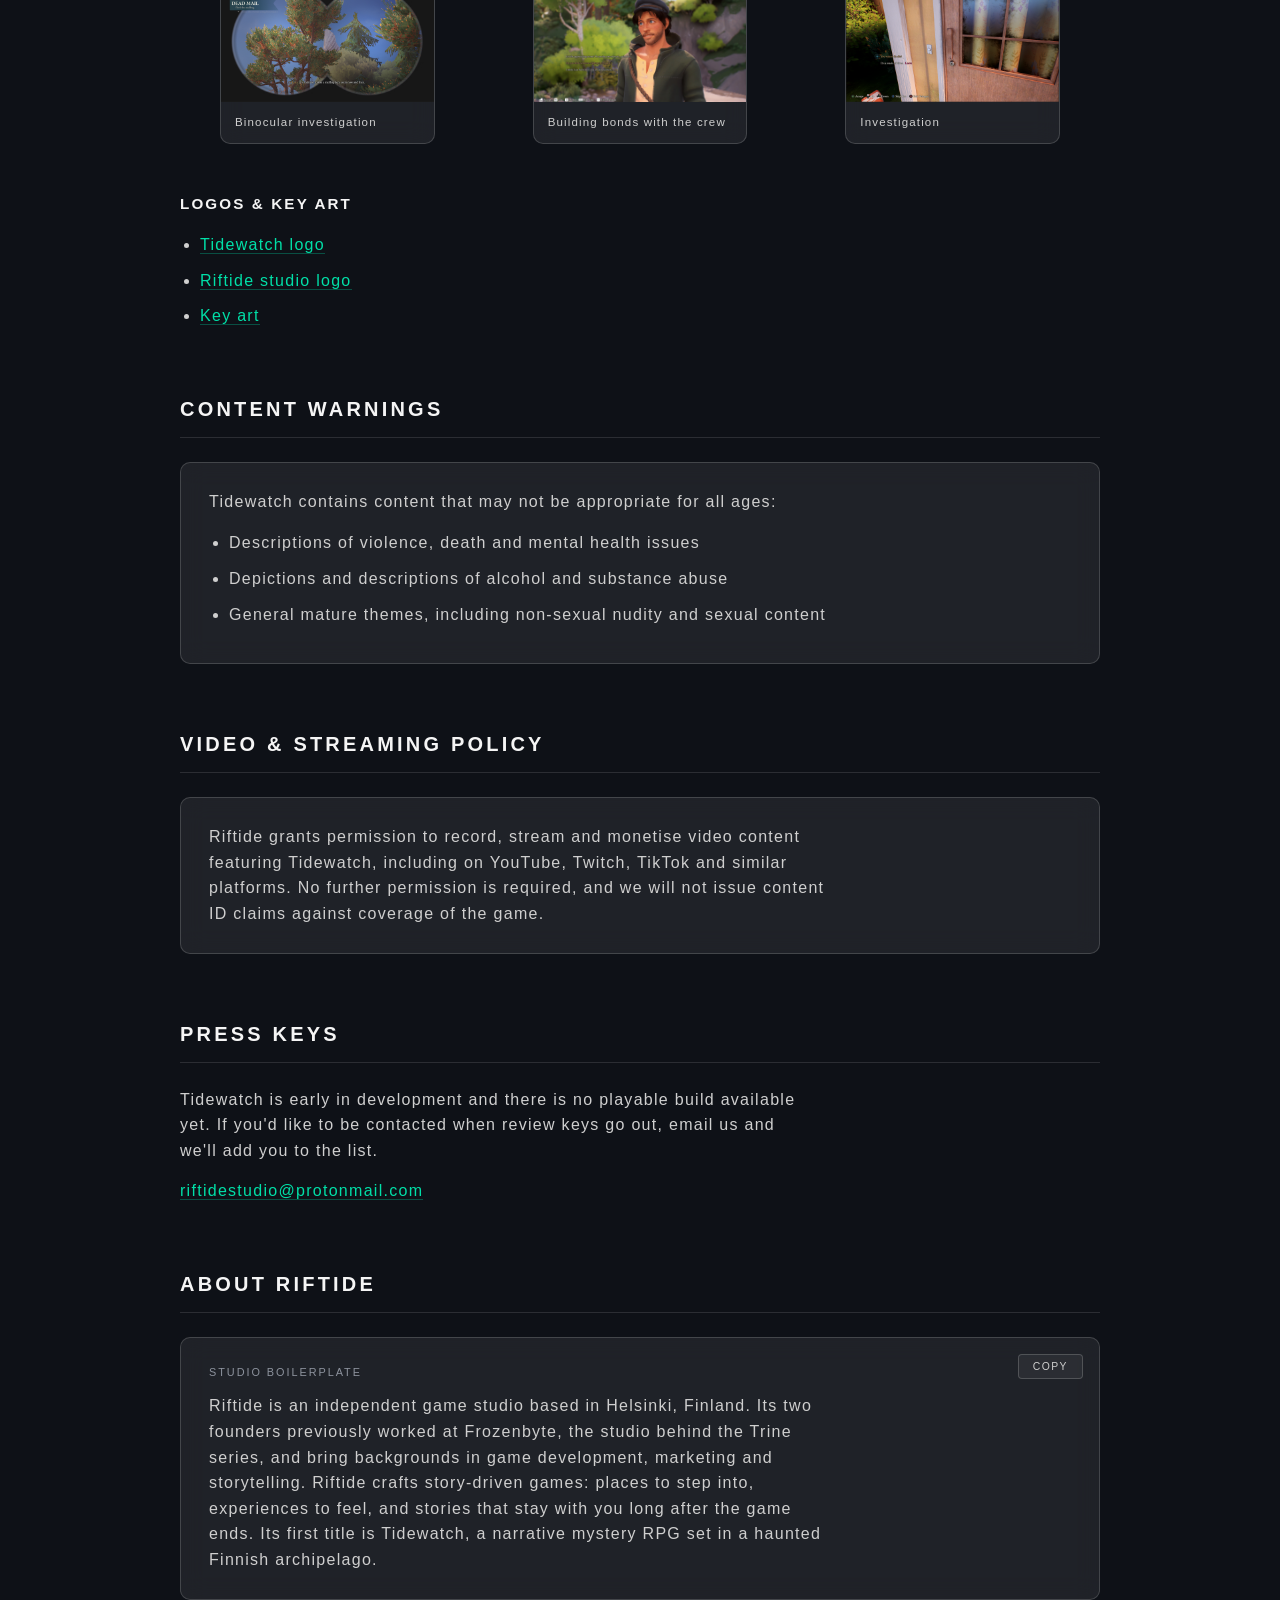
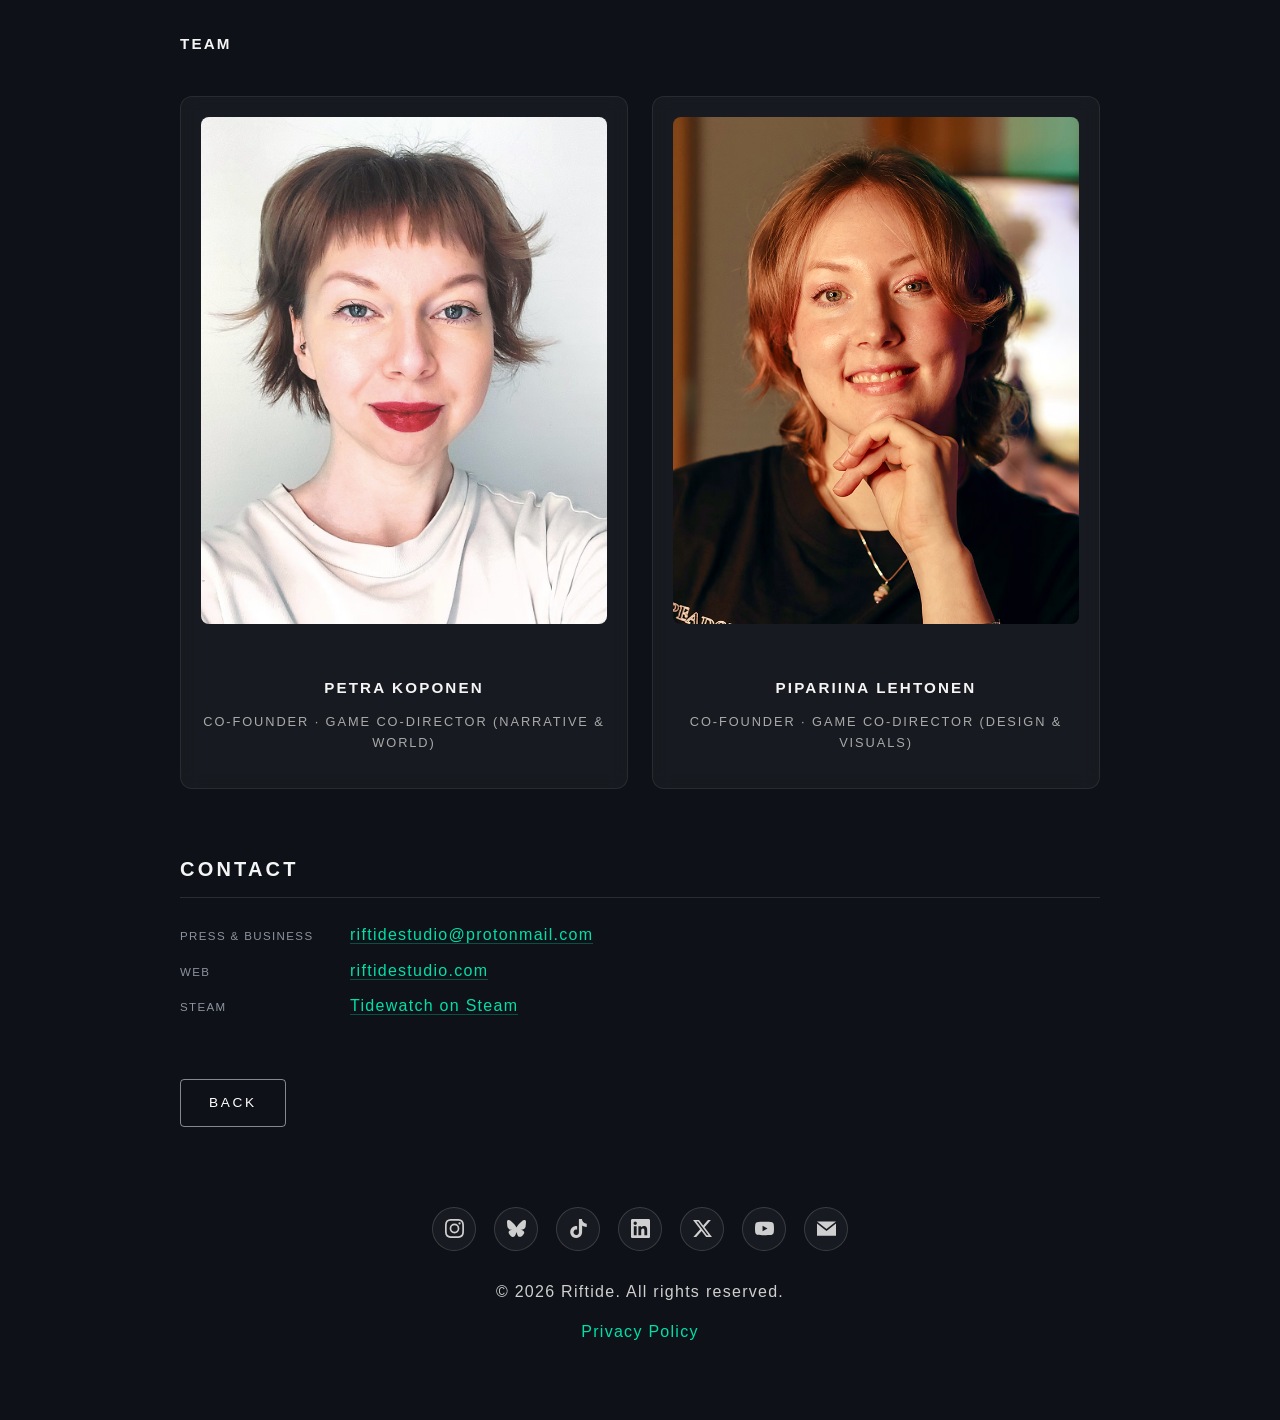
<file: press.html>
<!DOCTYPE html>
<html lang="en">
<head>
<meta charset="UTF-8">
<meta name="viewport" content="width=device-width, initial-scale=1.0">
<title>Press Kit — Tidewatch | Riftide</title>
<meta name="description" content="Press kit for Tidewatch, a mystery RPG inspired by the Finnish summer, developed by Riftide. Assets, fact sheet, screenshots and press contact.">
<link rel="canonical" href="https://riftidestudio.com/press.html">
<meta property="og:type" content="website">
<meta property="og:site_name" content="Riftide">
<meta property="og:title" content="Press Kit — Tidewatch">
<meta property="og:description" content="Press kit for Tidewatch, a mystery RPG inspired by the Finnish summer, developed by Riftide. Assets, fact sheet, screenshots and press contact.">
<meta property="og:image" content="https://riftidestudio.com/social-preview.png">
<meta property="og:url" content="https://riftidestudio.com/press.html">
<meta name="twitter:card" content="summary_large_image">
<link rel="stylesheet" href="style.css">
<script type="application/ld+json">
{"@context":"https://schema.org","@type":"VideoGame","name":"Tidewatch","description":"A mystery RPG inspired by the Finnish summer. As Head of the Coast Guard, search for your missing friend across a haunted archipelago where your crew's relationships shift the weather, your skills and turn-based combat.","genre":["RPG","Mystery","Adventure"],"gamePlatform":"PC","inLanguage":"en","url":"https://store.steampowered.com/app/4944010/Tidewatch/","image":"https://riftidestudio.com/images/Tidewatch_maincapsule.avif","author":{"@type":"Organization","name":"Riftide","url":"https://riftidestudio.com"},"publisher":{"@type":"Organization","name":"Riftide","url":"https://riftidestudio.com"}}
</script>

<style>
/* =========================
   Press kit — page-specific
   Everything else inherits from style.css
========================= */

.press{
  max-width:920px;
  text-align:left;
  padding-bottom:20px;
}

.press h1{
  font-size:clamp(2.2rem,5vw,3.4rem);
  margin-bottom:8px;
}

.press .subtitle{
  margin-bottom:36px;
}

.press p{
  margin-left:0;
  margin-right:0;
  max-width:70ch;
}

.press section{
  margin-top:64px;
  scroll-margin-top:24px;
}

.press h2{
  font-size:1.25rem;
  letter-spacing:0.16em;
  text-transform:uppercase;
  padding-bottom:12px;
  margin-bottom:24px;
  border-bottom:1px solid rgba(255,255,255,0.12);
}

.press h3{
  font-size:0.95rem;
  letter-spacing:0.14em;
  text-transform:uppercase;
  color:#f5f5f5;
  margin:32px 0 12px;
}

.press ul{
  color:#cfcfcf;
  max-width:70ch;
  padding-left:20px;
}

.press li{
  margin-bottom:10px;
}

.press a:not(.button):not(.button-steam){
  color:var(--accent1);
  text-decoration:none;
  border-bottom:1px solid rgba(0,224,168,0.3);
  transition:border-color 0.2s ease;
}

.press a:not(.button):not(.button-steam):hover{
  border-bottom-color:var(--accent1);
}

/* --- Header --- */

.press-head{
  display:flex;
  flex-wrap:wrap;
  align-items:flex-end;
  gap:28px;
  margin-bottom:8px;
}

.press-head img{
  width:clamp(180px,32%,260px);
  height:auto;
  border-radius:8px;
  border:1px solid rgba(255,255,255,0.1);
}

.press-head .press-headtext{flex:1 1 320px;}

/* --- Top action bar --- */

.press-actions{
  display:flex;
  flex-wrap:wrap;
  gap:14px;
  margin:32px 0 8px;
}

.press-actions .button,
.press-actions .button-steam{margin-top:0;}

/* --- Jump nav --- */

.press-nav{
  display:flex;
  flex-wrap:wrap;
  gap:8px 20px;
  margin-top:36px;
  padding:20px 0;
  border-top:1px solid rgba(255,255,255,0.08);
  border-bottom:1px solid rgba(255,255,255,0.08);
  font-size:0.75rem;
  letter-spacing:0.14em;
  text-transform:uppercase;
}

.press-nav a{
  color:#aaa !important;
  text-decoration:none;
  border-bottom:none !important;
  transition:color 0.2s ease;
}

.press-nav a:hover{color:var(--accent1) !important;}

/* --- Fact sheet --- */

.factsheet{
  display:grid;
  grid-template-columns:minmax(140px,200px) 1fr;
  gap:1px;
  background:rgba(255,255,255,0.16);
  border:1px solid rgba(255,255,255,0.16);
  border-radius:10px;
  overflow:hidden;
}

.factsheet dt,
.factsheet dd{
  background:#181e28;
  margin:0;
  padding:13px 18px;
  font-size:0.9rem;
}

.factsheet dt{
  background:#12171f;
  color:#9aa1ad;
  letter-spacing:0.1em;
  font-size:0.72rem;
  text-transform:uppercase;
  display:flex;
  align-items:center;
}

.factsheet dd{color:#e8e8e8;}

/* --- Copyable text blocks --- */

.copyblock{
  position:relative;
  background:rgba(255,255,255,0.075);
  border:1px solid rgba(255,255,255,0.16);
  backdrop-filter:blur(12px);
  border-radius:10px;
  padding:26px 28px;
  margin-bottom:18px;
}

.copyblock p:last-child{margin-bottom:0;}

.copyblock ul{margin-top:0;margin-bottom:0;}

.copyblock h4{
  font-size:1.02rem;
  font-weight:700;
  color:var(--accent2);
  letter-spacing:0.04em;
  margin:32px 0 12px;
}

.copyblock h4:first-of-type{margin-top:0;}

.copyblock li strong{color:var(--accent2);}

.copyblock .label{
  display:block;
  font-size:0.68rem;
  letter-spacing:0.18em;
  text-transform:uppercase;
  color:#8d939e;
  margin-bottom:12px;
}

.copy-btn{
  position:absolute;
  top:16px;
  right:16px;
  padding:6px 14px;
  font-size:0.65rem;
  letter-spacing:0.14em;
  text-transform:uppercase;
  color:#cfcfcf;
  background:rgba(255,255,255,0.05);
  border:1px solid rgba(255,255,255,0.18);
  border-radius:4px;
  cursor:pointer;
  transition:all 0.2s ease;
}

.copy-btn:hover,
.copy-btn:focus-visible{
  color:#fff;
  border-color:var(--accent1);
}

.copy-btn.done{
  color:#0e1117;
  background:var(--accent1);
  border-color:var(--accent1);
}

/* --- Asset grid --- */

.asset-grid{
  display:grid;
  grid-template-columns:repeat(auto-fill,minmax(230px,1fr));
  gap:18px;
  margin-top:24px;
}

.asset{
  border:1px solid rgba(255,255,255,0.16);
  border-radius:10px;
  overflow:hidden;
  background:rgba(255,255,255,0.075);
  backdrop-filter:blur(12px);
  transition:transform 0.25s ease, border-color 0.25s ease;
}

.asset:hover{
  transform:translateY(-4px);
  border-color:rgba(0,224,168,0.4);
}

.asset img{
  width:100%;
  aspect-ratio:16/9;
  object-fit:cover;
  display:block;
}

.asset a{
  display:block;
  padding:11px 14px;
  font-size:0.72rem;
  letter-spacing:0.1em;
  color:#cfcfcf !important;
  text-decoration:none;
  border-bottom:none !important;
}

.asset a:hover{color:#fff !important;}

/* --- Before/after image pair --- */

.pair{
  display:grid;
  grid-template-columns:1fr 1fr;
  gap:16px;
  margin:30px 0;
}

.pair figure{
  margin:0;
  border:1px solid rgba(255,255,255,0.16);
  border-radius:10px;
  overflow:hidden;
  background:rgba(255,255,255,0.075);
  backdrop-filter:blur(12px);
}

.pair img{
  width:100%;
  aspect-ratio:16/9;
  object-fit:cover;
  display:block;
}

.pair figcaption{
  padding:12px 15px;
  font-size:0.78rem;
  letter-spacing:0.08em;
  color:#cfcfcf;
}

.pair figure:nth-child(1) figcaption strong{color:var(--accent1);}
.pair figure:nth-child(2) figcaption strong{color:var(--accent2);}

/* --- Callout for the signature mechanic --- */

.callout{
  border-left:2px solid transparent;
  border-image:linear-gradient(180deg,var(--accent1),var(--accent2)) 1;
  padding:4px 0 4px 26px;
  margin:28px 0;
}

.callout p{
  font-size:1.05rem;
  color:#e8e8e8;
}

/* --- Warnings / policy panel --- */

.panel{
  background:rgba(255,255,255,0.075);
  border:1px solid rgba(255,255,255,0.16);
  backdrop-filter:blur(12px);
  border-radius:10px;
  padding:26px 28px;
}

.panel p:last-child,
.panel ul:last-child{margin-bottom:0;}

/* --- Placeholder marker --- */

.todo{
  color:var(--accent2);
  border-bottom:1px dotted rgba(255,62,165,0.5);
  font-style:italic;
}

/* --- Team --- */

.press .team-grid{gap:24px;}
.press .member{text-align:center;}

/* --- Contact --- */

.contact-line{
  font-size:1rem;
  margin-bottom:10px;
}

.contact-line span{
  display:inline-block;
  min-width:170px;
  color:#8d939e;
  font-size:0.72rem;
  letter-spacing:0.12em;
  text-transform:uppercase;
}

@media (max-width:620px){
  .pair{gap:8px;}
  .factsheet{grid-template-columns:1fr;}
  .factsheet dt{padding-bottom:0;background:#181e28;}
  .factsheet dd{padding-top:6px;}
  .copy-btn{position:static;display:block;margin-bottom:14px;}
  .contact-line span{display:block;min-width:0;margin-bottom:2px;}
}

@media (prefers-reduced-motion:reduce){
  .asset,.copy-btn{transition:none;}
  .asset:hover{transform:none;}
}
</style>
</head>

<body>
  <div class="background"></div>
  <div class="noise"></div>

  <div class="container press" style="position:relative;z-index:10;">

    <div class="press-head">
      <picture>
        <source type="image/avif" srcset="images/Tidewatch_maincapsule.avif">
        <img src="images/Tidewatch_maincapsule.avif" alt="Tidewatch key art">
      </picture>
      <div class="press-headtext">
        <h1>Tidewatch</h1>
        <p class="subtitle">Press Kit — Riftide</p>
      </div>
    </div>

    <p>A mystery RPG inspired by the Finnish summer. Everything here is free to use in coverage of the game. If you need something that isn't on this page, email <a href="mailto:riftidestudio@protonmail.com">riftidestudio@protonmail.com</a> and we'll get it to you.</p>

    <div class="press-actions">
      <a class="button-steam" href="press/Tidewatch_PressKit.zip" download>
        <svg viewBox="0 0 24 24" xmlns="http://www.w3.org/2000/svg" aria-hidden="true"><path d="M12 16l-6-6h4V3h4v7h4l-6 6zm-8 2h16v3H4v-3z"/></svg>
        <span>DOWNLOAD ALL ASSETS</span>
      </a>
      <a class="button" href="https://store.steampowered.com/app/4944010/Tidewatch/" target="_blank" rel="noopener">STEAM PAGE</a>
    </div>

    <nav class="press-nav" aria-label="Press kit sections">
      <a href="#facts">Fact sheet</a>
      <a href="#description">Descriptions</a>
      <a href="#features">Features</a>
	   <a href="#weather">The weather system</a>
      <a href="#images">Images</a>
      <a href="#warnings">Content warnings</a>
      <a href="#policy">Video policy</a>
      <a href="#keys">Press keys</a>
      <a href="#studio">About Riftide</a>
      <a href="#contact">Contact</a>
    </nav>

    <!-- ============ FACT SHEET ============ -->
    <section id="facts">
      <h2>Fact sheet</h2>
      <dl class="factsheet">
        <dt>Title</dt><dd>Tidewatch</dd>
        <dt>Developer</dt><dd>Riftide</dd>
        <dt>Publisher</dt><dd>We're currently looking for a publisher for Tidewatch.</dd>
        <dt>Based in</dt><dd>Helsinki, Finland</dd>
        <dt>Founded</dt><dd>June 2026</dd>
        <dt>Release date</dt><dd>To be announced</dd>
        <dt>Platforms</dt><dd>PC (Windows)</dd>
        <dt>Price</dt><dd>To be announced</dd>
        <dt>Languages</dt><dd>English (interface, full audio, subtitles)</dd>
        <dt>Steam</dt><dd><a href="https://store.steampowered.com/app/4944010/Tidewatch/" target="_blank" rel="noopener">store.steampowered.com/app/4944010</a></dd>
        <dt>Website</dt><dd><a href="https://riftidestudio.com">riftidestudio.com</a></dd>
        <dt>Press contact</dt><dd>Pipariina Lehtonen — <a href="mailto:riftidestudio@protonmail.com">riftidestudio@protonmail.com</a></dd>
      </dl>
    </section>

    <!-- ============ DESCRIPTIONS ============ -->
    <section id="description">
      <h2>Descriptions</h2>
      <p>Three lengths, free to reproduce. Use whichever fits.</p>

      <div class="copyblock">
        <button class="copy-btn" type="button">Copy</button>
        <span class="label">One line</span>
        <p>Tidewatch is a mystery RPG inspired by the Finnish summer, where your crew's relationships shift the weather, your skills and turn-based combat.</p>
      </div>

      <div class="copyblock">
        <button class="copy-btn" type="button">Copy</button>
        <span class="label">Short — approx. 50 words</span>
        <p>In Tidewatch, a mystery RPG inspired by the Finnish summer, you are the Head of the Coast Guard searching for your missing friend. Navigate your crew’s relationships from rivalry to romance, as your bonds shift the weather, your skills, and tactical turn-based combat.
		</p>
      </div>

      <div class="copyblock">
        <button class="copy-btn" type="button">Copy</button>
        <span class="label">Full</span>

        <h4>A Mystery RPG Inspired by the Finnish Summer</h4>
        <p>The Skerrywater Isles - an isolated archipelago where people have lost the connection to nature and one another. In Tidewatch, a character-driven mystery RPG, you are Vihma, Head of the Coast Guard. When your closest friend and local lighthouse keeper vanishes, you must lead the search. Choose which clues to follow, navigate the unpredictable currents of your crew's relationships, and uncover what lies beneath the depths.</p>

        <h4>Rivalry, romance or something in between?</h4>
        <p>Sometimes people are the greatest mystery of all. As a leader you are responsible for the team spirit of your crew. In Tidewatch these relationships actively affect the environment by shifting the weather and changing the tools you have available in combat. Whether you choose rivalry or romance, the consequences will ripple into the world around you.</p>

        <h4>Unique Turn-Based Combat</h4>
        <p>Free the restless ghosts of former islanders and appease the nature spirits angered by human neglect. In Tidewatch's tactical turn-based combat, emotions shape the battle.</p>
        <ul>
          <li><strong>Skills:</strong> Both you and your allies' skills shift based on your relationship with your crew, as well as the starting conditions of battle for both sides.</li>
          <li><strong>Words as Weapons:</strong> Often words can prove more powerful than any other skill or magic.</li>
        </ul>

        <h4>The Strange World of the Skerrywater Isles</h4>
        <p>Explore the haunted archipelago inspired by the Finnish nature and magical realism. The isles hold many secrets - and your choices affect what gets uncovered.</p>
      </div>
    </section>

    <!-- ============ FEATURES ============ -->
    <section id="features">
      <h2>Key features</h2>
      <div class="copyblock">
        <button class="copy-btn" type="button">Copy</button>
        <ul>
          <li><strong>Character-Driven Mystery:</strong>Investigate the disappearance of the Lighthouse Keeper across a haunted archipelago.</li>
          <li><strong>Weather-Shifting Relationships:</strong> Build romance, rivalry, or trust with your crew to alter the weather and unlock skills in combat.</li>
          <li><strong>Emotion &amp; Dialogue Combat:</strong> Battle restless ghosts and angered nature spirits in turn-based combat where crew bonds and words can turn the tide.</li>
          <li><strong>Tidewatch Missions:</strong> Take on optional side quests to help the locals of the Skerrywater Isles and untangle your crew's personal secrets.</li>
          <li><strong>Binocular Investigation:</strong> Scout the isles using your binoculars to spot hidden clues and things unseen by the naked eye.</li>
          <li><strong>Distinct Explorable Isles:</strong> Search across different isles, each with their own distinct atmosphere, hidden secrets, and clues.</li>
		  <li><strong>Character Customization:</strong> Step into the boots of Coast Guard Head Vihma and customize your appearance to make the journey your own.</li>
          <li><strong>Folktale-Inspired:</strong> The world of Tidewatch is rooted in peculiar Finnish folktales and lore.</li>
        </ul>
      </div>
    </section>

  <!-- ============ THE HOOK ============ -->
    <section id="weather">
      <h2>The weather system</h2>

      <div class="callout">
        <p>How your crew feels about each other changes the weather, and the weather changes how you fight.</p>
      </div>

      <p>Every bond shapes your crew's morale. After all, a fight with a friend can make the whole world feel overcast; a quiet conversation with a rival might part the clouds. Either way, your strategy in combat changes.</p>

         <div class="pair">
        <figure>
          <img src="images/weather_calm.avif" alt="The Skerrywater Isles under clear summer skies while the crew is on good terms" loading="lazy">
          <figcaption><strong>Before</strong> — a crew at ease</figcaption>
        </figure>
        <figure>
          <img src="images/weather_storm.avif" alt="The same location under a lightning storm after the crew falls out" loading="lazy">
          <figcaption><strong>After</strong> — the same place, three really bad conversations later</figcaption>
        </figure>
      </div>

      <p>Full-resolution versions of both images are in the <a href="press/Tidewatch_PressKit.zip" download>asset pack</a>.</p>
    </section>
	
    <!-- ============ IMAGES ============ -->
    <section id="images">
      <h2>Images</h2>
      <p>All images are free to use in coverage of Tidewatch. Full-resolution images are in the <a href="press/Tidewatch_PressKit.zip" download>asset pack</a>.</p>

      <h3>Screenshots</h3>
      <div class="asset-grid">
        <figure class="asset">
          <img src="images/screenshots/tidewatch_01.avif" alt="Conversation with the crew, showing dialogue choices" loading="lazy">
          <a href="press/screenshots/Tidewatch_01.jpg" target="_blank" rel="noopener">Meaningful choices</a>
        </figure>
        <figure class="asset">
          <img src="images/screenshots/tidewatch_02.avif" alt="Exploring the archipelago environment" loading="lazy">
          <a href="press/screenshots/Tidewatch_02.jpg" target="_blank" rel="noopener">Exploring the isles</a>
        </figure>
        <figure class="asset">
          <img src="images/screenshots/tidewatch_03.avif" alt="Turn-based combat in a summer storm" loading="lazy">
          <a href="press/screenshots/Tidewatch_03.jpg" target="_blank" rel="noopener">Turn-based combat in a storm</a>
        </figure>
        <figure class="asset">
          <img src="images/screenshots/tidewatch_04.avif" alt="Using binoculars to search the shoreline for clues" loading="lazy">
          <a href="press/screenshots/Tidewatch_04.jpg" target="_blank" rel="noopener">Binocular investigation</a>
        </figure>
		<figure class="asset">
          <img src="images/screenshots/tidewatch_06.avif" alt="Building bonds with the crew with dialogue choices" loading="lazy">
          <a href="press/screenshots/Tidewatch_06.jpg" target="_blank" rel="noopener">Building bonds with the crew</a>
        </figure>
        <figure class="asset">
          <img src="images/screenshots/tidewatch_05.avif" alt="Investigating a mystery on the isles" loading="lazy">
          <a href="press/screenshots/Tidewatch_05.jpg" target="_blank" rel="noopener">Investigation</a>
        </figure>
      </div>

      <h3>Logos &amp; key art</h3>
      <ul>
        <li><a href="press/logos/Tidewatch_Logo.png" download>Tidewatch logo</a></li>
        <li><a href="press/logos/Riftide_Logo_White.png" download>Riftide studio logo</a></li>
        <li><a href="press/keyart/Tidewatch_Main.jpg" download>Key art</a></li>
      </ul>
    </section>

    <!-- ============ CONTENT WARNINGS ============ -->
    <section id="warnings">
      <h2>Content warnings</h2>
      <div class="panel">
        <p>Tidewatch contains content that may not be appropriate for all ages:</p>
        <ul>
          <li>Descriptions of violence, death and mental health issues</li>
          <li>Depictions and descriptions of alcohol and substance abuse</li>
          <li>General mature themes, including non-sexual nudity and sexual content</li>
        </ul>
      </div>
    </section>

    <!-- ============ VIDEO POLICY ============ -->
    <section id="policy">
      <h2>Video &amp; streaming policy</h2>
      <div class="panel">
        <p>Riftide grants permission to record, stream and monetise video content featuring Tidewatch, including on YouTube, Twitch, TikTok and similar platforms. No further permission is required, and we will not issue content ID claims against coverage of the game.</p>
      </div>
    </section>

    <!-- ============ PRESS KEYS ============ -->
    <section id="keys">
      <h2>Press keys</h2>
      <p>Tidewatch is early in development and there is no playable build available yet. If you'd like to be contacted when review keys go out, email us and we'll add you to the list.</p>
      <p><a href="mailto:riftidestudio@protonmail.com?subject=Tidewatch%20press%20list">riftidestudio@protonmail.com</a></p>
    </section>

    <!-- ============ STUDIO ============ -->
    <section id="studio">
      <h2>About Riftide</h2>

      <div class="copyblock">
        <button class="copy-btn" type="button">Copy</button>
        <span class="label">Studio boilerplate</span>
        <p>Riftide is an independent game studio based in Helsinki, Finland. Its two founders previously worked at Frozenbyte, the studio behind the Trine series, and bring backgrounds in game development, marketing and storytelling. Riftide crafts story-driven games: places to step into, experiences to feel, and stories that stay with you long after the game ends. Its first title is Tidewatch, a narrative mystery RPG set in a haunted Finnish archipelago.</p>
      </div>

      <h3>Team</h3>
      <div class="team-grid">
        <div class="member">
          <img src="images/Team_PetraKoponen.avif" alt="Petra Koponen" loading="lazy">
          <h3>Petra Koponen</h3>
          <p class="role">Co-founder · Game Co-Director (Narrative & World)</p>
        </div>
        <div class="member">
          <img src="images/Team_PipariinaLehtonen.avif" alt="Pipariina Lehtonen" loading="lazy">
          <h3>Pipariina Lehtonen</h3>
          <p class="role">Co-founder · Game Co-Director (Design & Visuals)</p>
        </div>
      </div>
    </section>

    <!-- ============ CONTACT ============ -->
    <section id="contact">
      <h2>Contact</h2>
      <p class="contact-line"><span>Press &amp; business</span><a href="mailto:riftidestudio@protonmail.com">riftidestudio@protonmail.com</a></p>
      <p class="contact-line"><span>Web</span><a href="https://riftidestudio.com">riftidestudio.com</a></p>
      <p class="contact-line"><span>Steam</span><a href="https://store.steampowered.com/app/4944010/Tidewatch/" target="_blank" rel="noopener">Tidewatch on Steam</a></p>
    </section>

    <a class="button" href="index.html">BACK</a>

  </div>

<footer>
<div class="socials" aria-label="Riftide on social media">
<a href="https://www.instagram.com/riftidestudio" target="_blank" rel="noopener" aria-label="Instagram"><svg viewBox="0 0 24 24" xmlns="http://www.w3.org/2000/svg" aria-hidden="true"><path d="M12 2.163c3.204 0 3.584.012 4.85.07 3.252.148 4.771 1.691 4.919 4.919.058 1.265.069 1.645.069 4.849 0 3.205-.012 3.584-.069 4.849-.149 3.225-1.664 4.771-4.919 4.919-1.266.058-1.644.07-4.85.07-3.204 0-3.584-.012-4.849-.07-3.26-.149-4.771-1.699-4.919-4.92-.058-1.265-.07-1.644-.07-4.849 0-3.204.013-3.583.07-4.849.149-3.227 1.664-4.771 4.919-4.919 1.266-.057 1.645-.069 4.849-.069zM12 0C8.741 0 8.333.014 7.053.072 2.695.272.273 2.69.073 7.052.014 8.333 0 8.741 0 12c0 3.259.014 3.668.072 4.948.2 4.358 2.618 6.78 6.98 6.98C8.333 23.986 8.741 24 12 24c3.259 0 3.668-.014 4.948-.072 4.354-.2 6.782-2.618 6.979-6.98.059-1.28.073-1.689.073-4.948 0-3.259-.014-3.667-.072-4.947-.196-4.354-2.617-6.78-6.979-6.98C15.668.014 15.259 0 12 0zm0 5.838a6.162 6.162 0 1 0 0 12.324 6.162 6.162 0 0 0 0-12.324zM12 16a4 4 0 1 1 0-8 4 4 0 0 1 0 8zm6.406-11.845a1.44 1.44 0 1 0 0 2.881 1.44 1.44 0 0 0 0-2.881z"/></svg></a>
<a href="https://bsky.app/profile/riftide.bsky.social" target="_blank" rel="noopener" aria-label="Bluesky"><svg viewBox="0 0 24 24" xmlns="http://www.w3.org/2000/svg" aria-hidden="true"><path d="M12 10.8c-1.087-2.114-4.046-6.053-6.798-7.995C2.566.944 1.561 1.266.902 1.565.139 1.908 0 3.08 0 3.768c0 .69.378 5.65.624 6.479.815 2.736 3.713 3.66 6.383 3.364.136-.02.275-.039.415-.056-.138.022-.276.04-.415.056-3.912.58-7.387 2.005-2.83 7.078 5.013 5.19 6.87-1.113 7.823-4.308.953 3.195 2.05 9.271 7.733 4.308 4.267-4.308 1.172-6.498-2.74-7.078a8.741 8.741 0 0 1-.415-.056c.14.017.279.036.415.056 2.67.297 5.568-.628 6.383-3.364.246-.828.624-5.79.624-6.478 0-.69-.139-1.861-.902-2.206-.659-.298-1.664-.62-4.3 1.24C16.046 4.748 13.087 8.687 12 10.8Z"/></svg></a>
<a href="https://www.tiktok.com/@riftidestudio" target="_blank" rel="noopener" aria-label="TikTok"><svg viewBox="0 0 24 24" xmlns="http://www.w3.org/2000/svg" aria-hidden="true"><path d="M12.525.02c1.31-.02 2.61-.01 3.91-.02.08 1.53.63 3.09 1.75 4.17 1.12 1.11 2.7 1.62 4.24 1.79v4.03c-1.44-.05-2.89-.35-4.2-.97-.57-.26-1.1-.59-1.62-.93-.01 2.92.01 5.84-.02 8.75-.08 1.4-.54 2.79-1.35 3.94-1.31 1.92-3.58 3.17-5.91 3.21-1.43.08-2.86-.31-4.08-1.03-2.02-1.19-3.44-3.37-3.65-5.71-.02-.5-.03-1-.01-1.49.18-1.9 1.12-3.72 2.58-4.96 1.66-1.44 3.98-2.13 6.15-1.72.02 1.48-.04 2.96-.04 4.44-.99-.32-2.15-.23-3.02.37-.63.41-1.11 1.04-1.36 1.75-.21.51-.15 1.07-.14 1.61.24 1.64 1.82 3.02 3.5 2.87 1.12-.01 2.19-.66 2.77-1.61.19-.33.4-.67.41-1.06.1-1.79.06-3.57.07-5.36.01-4.03-.01-8.05.02-12.07z"/></svg></a>
<a href="https://www.linkedin.com/company/riftide" target="_blank" rel="noopener" aria-label="LinkedIn"><svg viewBox="0 0 24 24" xmlns="http://www.w3.org/2000/svg" aria-hidden="true"><path d="M20.447 20.452h-3.554v-5.569c0-1.328-.027-3.037-1.852-3.037-1.853 0-2.136 1.445-2.136 2.939v5.667H9.351V9h3.414v1.561h.046c.477-.9 1.637-1.85 3.37-1.85 3.601 0 4.267 2.37 4.267 5.455v6.286zM5.337 7.433c-1.144 0-2.063-.926-2.063-2.065 0-1.138.92-2.063 2.063-2.063 1.14 0 2.064.925 2.064 2.063 0 1.139-.925 2.065-2.064 2.065zm1.782 13.019H3.555V9h3.564v11.452zM22.225 0H1.771C.792 0 0 .774 0 1.729v20.542C0 23.227.792 24 1.771 24h20.451C23.2 24 24 23.227 24 22.271V1.729C24 .774 23.2 0 22.225 0z"/></svg></a>
<a href="https://x.com/riftidestudio" target="_blank" rel="noopener" aria-label="X (Twitter)"><svg viewBox="0 0 24 24" xmlns="http://www.w3.org/2000/svg" aria-hidden="true"><path d="M18.901 1.153h3.68l-8.04 9.19L24 22.846h-7.406l-5.8-7.584-6.638 7.584H.474l8.6-9.83L0 1.154h7.594l5.243 6.932ZM17.61 20.644h2.039L6.486 3.24H4.298Z"/></svg></a>
<a href="https://www.youtube.com/@riftidestudio" target="_blank" rel="noopener" aria-label="YouTube"><svg viewBox="0 0 24 24" xmlns="http://www.w3.org/2000/svg" aria-hidden="true"><path d="M23.498 6.186a3.016 3.016 0 0 0-2.122-2.136C19.505 3.545 12 3.545 12 3.545s-7.505 0-9.377.505A3.017 3.017 0 0 0 .502 6.186C0 8.07 0 12 0 12s0 3.93.502 5.814a3.016 3.016 0 0 0 2.122 2.136c1.871.505 9.376.505 9.376.505s7.505 0 9.377-.505a3.015 3.015 0 0 0 2.122-2.136C24 15.93 24 12 24 12s0-3.93-.502-5.814zM9.545 15.568V8.432L15.818 12l-6.273 3.568z"/></svg></a>
<a href="mailto:riftidestudio@protonmail.com" aria-label="Email Riftide"><svg viewBox="0 0 24 24" xmlns="http://www.w3.org/2000/svg" aria-hidden="true"><path d="M12 12.713l-11.985-9.713h23.97l-11.985 9.713zm0 2.574l-12-9.725v15.438h24v-15.438l-12 9.725z"/></svg></a>
</div>
<p>&copy; 2026 Riftide. All rights reserved.</p>
<p><a href="privacy-policy.html">Privacy Policy</a></p>
</footer>

<script>
(function () {
  var buttons = document.querySelectorAll(".copy-btn");
  for (var i = 0; i < buttons.length; i++) {
    buttons[i].addEventListener("click", function () {
      var btn = this;
      var block = btn.parentNode;
      // grab everything in the block except the button and the label
      var parts = [];
      var nodes = block.children;
      for (var j = 0; j < nodes.length; j++) {
        var el = nodes[j];
        if (el === btn || el.className === "label") continue;
        parts.push(el.innerText.trim());
      }
      var text = parts.join("\n\n");

      function done() {
        var original = btn.textContent;
        btn.textContent = "Copied";
        btn.classList.add("done");
        setTimeout(function () {
          btn.textContent = original;
          btn.classList.remove("done");
        }, 1800);
      }

      if (navigator.clipboard && navigator.clipboard.writeText) {
        navigator.clipboard.writeText(text).then(done, fallback);
      } else {
        fallback();
      }

      function fallback() {
        var ta = document.createElement("textarea");
        ta.value = text;
        ta.style.position = "fixed";
        ta.style.opacity = "0";
        document.body.appendChild(ta);
        ta.select();
        try { document.execCommand("copy"); done(); } catch (e) {}
        document.body.removeChild(ta);
      }
    });
  }
})();
</script>
</body>
</html>
</file>
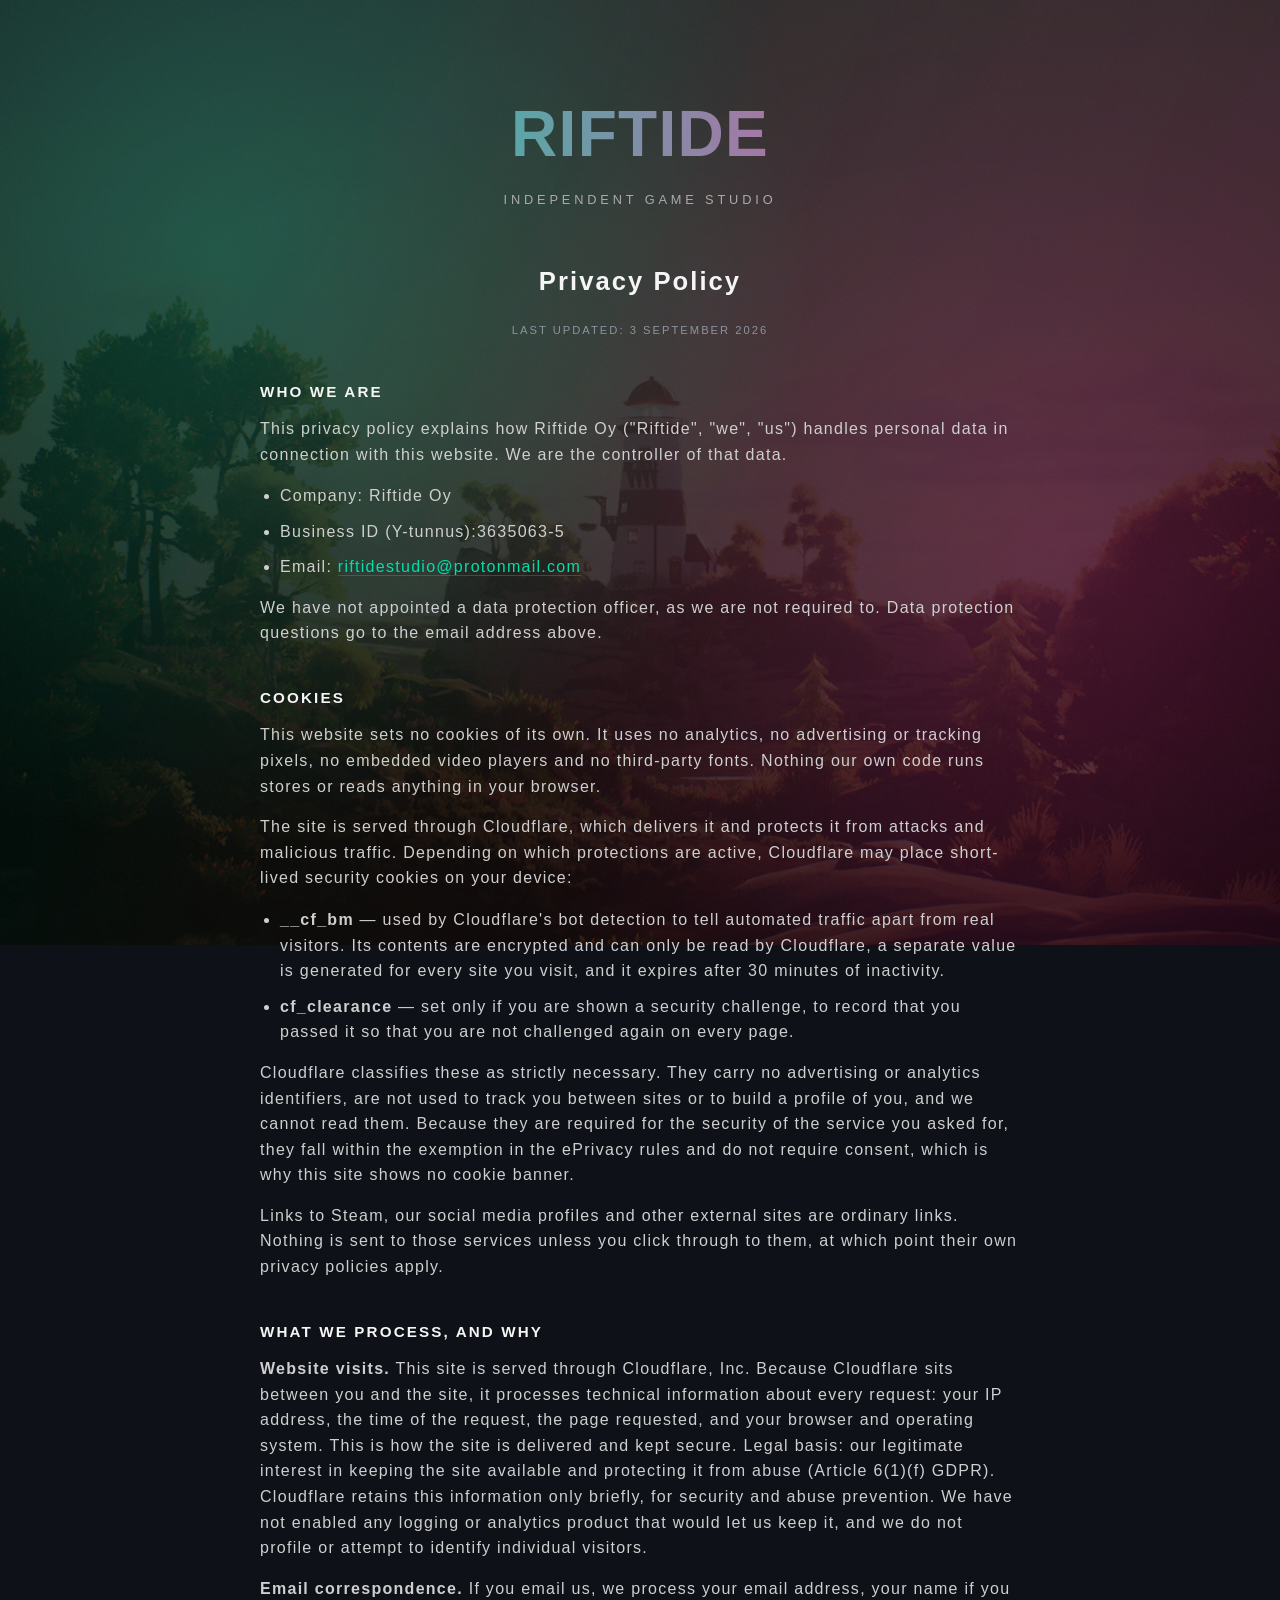
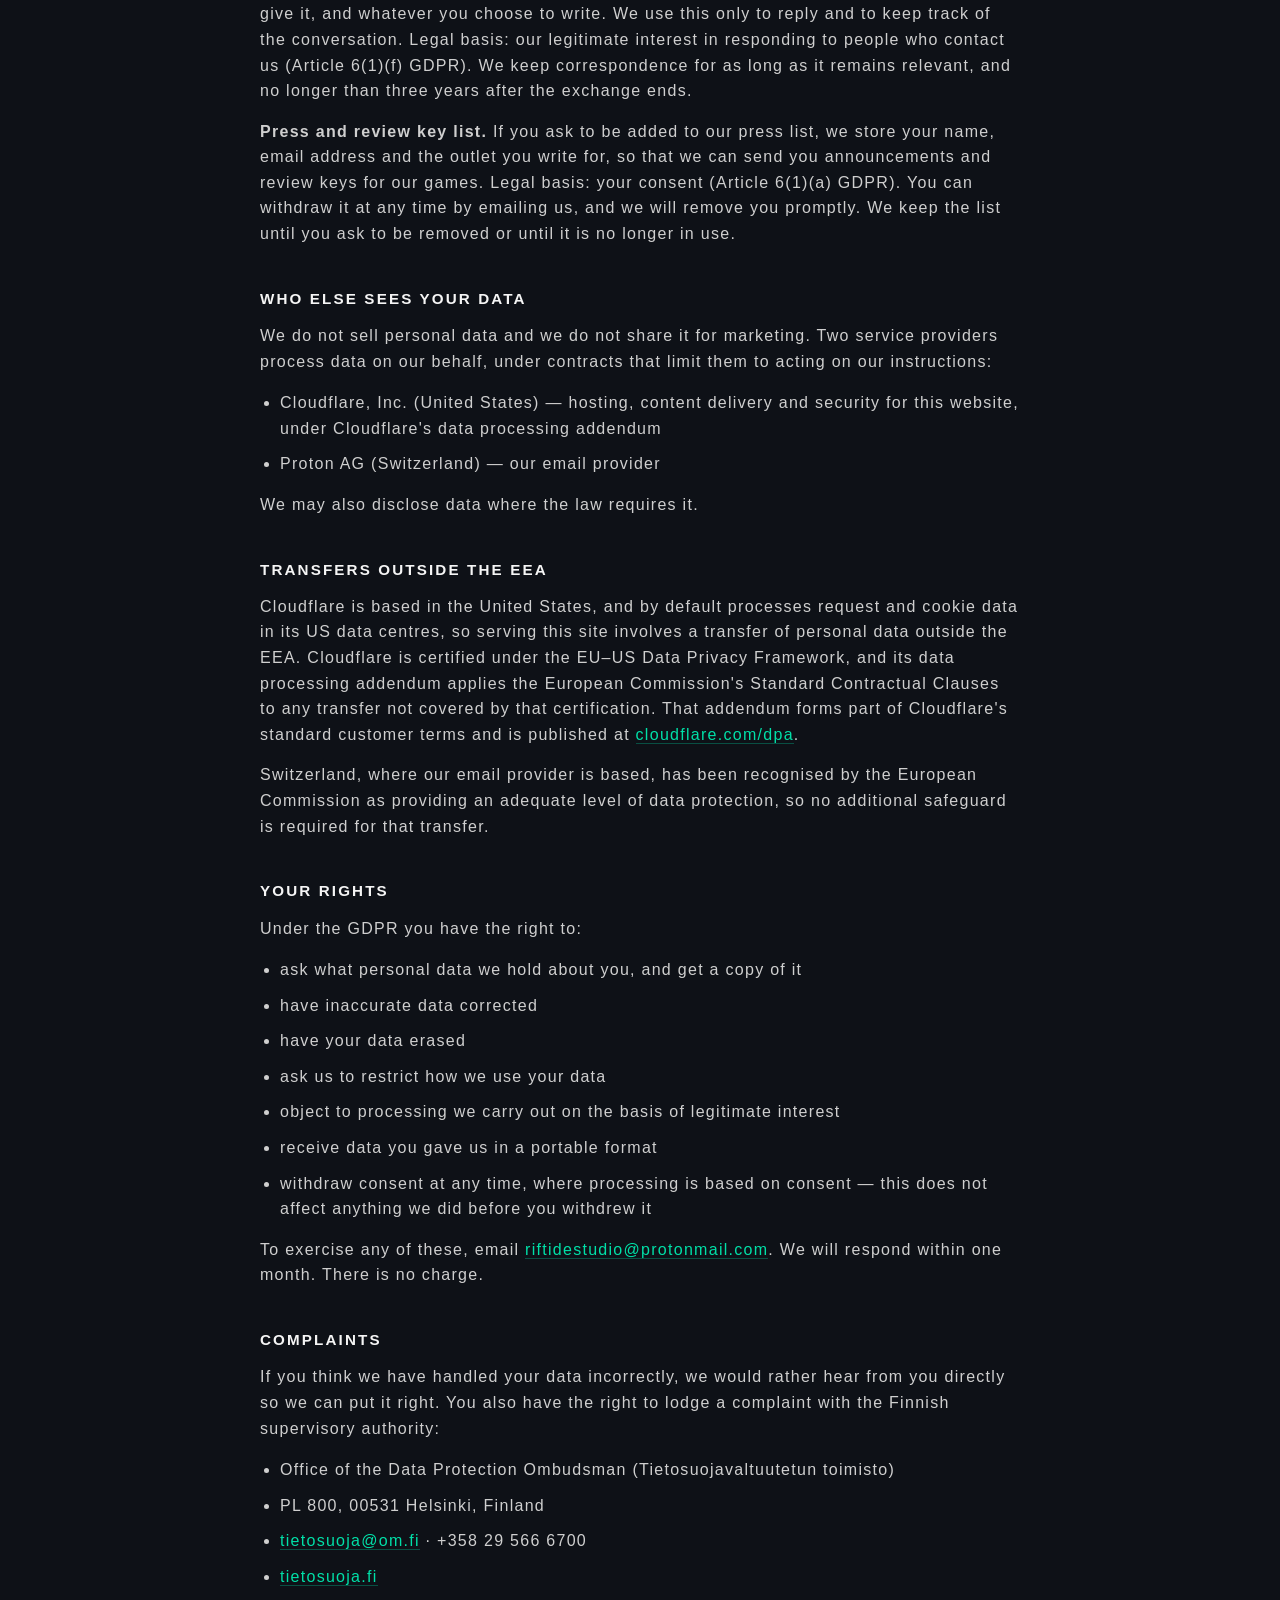
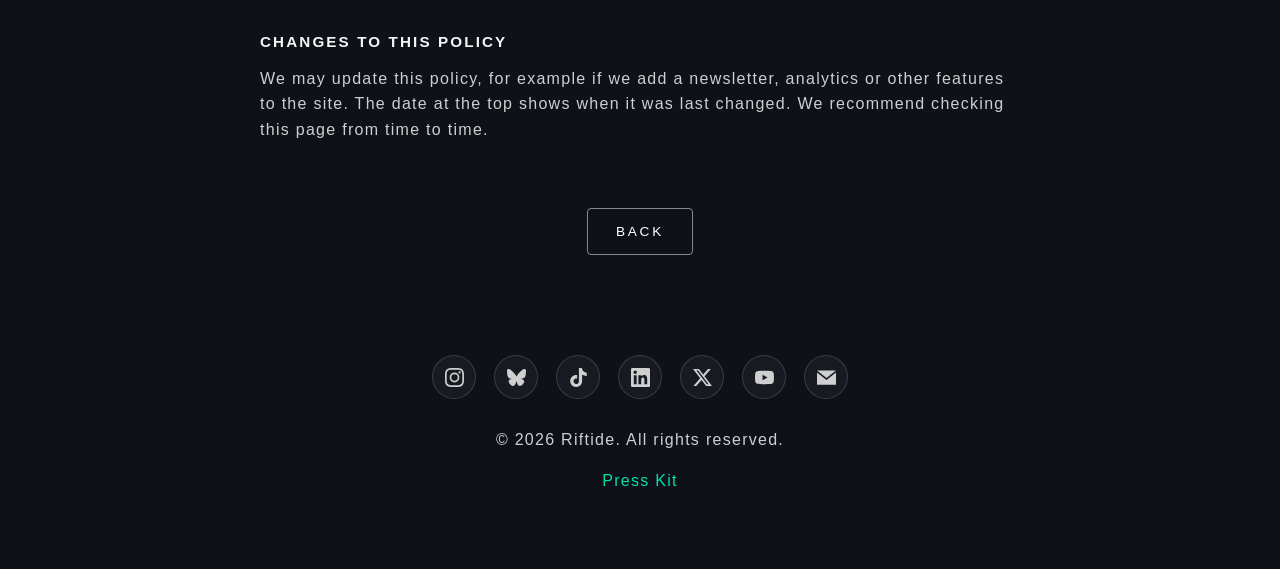
<file: privacy-policy.html>
<!DOCTYPE html>
<html lang="en">
<head>
<meta charset="UTF-8">
<meta name="viewport" content="width=device-width, initial-scale=1.0">
<title>Privacy Policy — Riftide</title>
<meta name="description" content="Privacy policy for the Riftide website. We do not collect personal data or use tracking cookies.">
<link rel="canonical" href="https://riftidestudio.com/privacy-policy.html">
<meta property="og:type" content="website">
<meta property="og:site_name" content="Riftide">
<meta property="og:title" content="Privacy Policy — Riftide">
<meta property="og:description" content="Privacy policy for the Riftide website. We do not collect personal data or use tracking cookies.">
<meta property="og:image" content="https://riftidestudio.com/social-preview.png">
<meta property="og:url" content="https://riftidestudio.com/privacy-policy.html">
<meta name="twitter:card" content="summary_large_image">
<link rel="stylesheet" href="style.css">
<script type="application/ld+json">
{"@context":"https://schema.org","@type":"Organization","name":"Riftide","url":"https://riftidestudio.com","logo":"https://riftidestudio.com/images/Riftide_Logo.avif","sameAs":["https://www.instagram.com/riftidestudio","https://bsky.app/profile/riftide.bsky.social","https://www.tiktok.com/@riftidestudio","https://www.linkedin.com/company/riftide","https://x.com/riftidestudio","https://www.youtube.com/@riftidestudio"]}
</script>

<style>
/* =========================
   Privacy policy — page-specific
   Everything else inherits from style.css
========================= */

.policy{
  max-width:760px;
  margin:0 auto;
  text-align:left;
}

.policy h2{text-align:center;}

.policy h3{
  font-size:0.95rem;
  letter-spacing:0.14em;
  text-transform:uppercase;
  color:#f5f5f5;
  margin:40px 0 12px;
}

.policy p{
  margin-left:0;
  margin-right:0;
  max-width:none;
}

.policy ul{
  color:#cfcfcf;
  padding-left:20px;
  margin-bottom:15px;
}

.policy li{margin-bottom:10px;}

.policy a{
  color:var(--accent1);
  text-decoration:none;
  border-bottom:1px solid rgba(0,224,168,0.3);
  transition:border-color 0.2s ease;
}

.policy a:hover{border-bottom-color:var(--accent1);}

.policy .updated{
  display:block;
  text-align:center;
  font-size:0.7rem;
  letter-spacing:0.18em;
  text-transform:uppercase;
  color:#8d939e;
  margin-bottom:36px;
}

.policy .fill{
  color:var(--accent2);
  border-bottom:1px dotted rgba(255,62,165,0.5);
  font-style:italic;
}
</style>
</head>

<body>
  <!-- Background Layers -->
  <div class="background"></div>
  <div class="ripple"></div>
  <div class="noise"></div>

  <!-- Content Container -->
  <div class="container" style="position: relative; z-index: 10;">
    <h1>RIFTIDE</h1>
    <p class="subtitle">Independent Game Studio</p>

<section class="policy">

<h2>Privacy Policy</h2>
<span class="updated">Last updated: 3 September 2026</span>

<h3>Who we are</h3>

<p>
This privacy policy explains how Riftide Oy ("Riftide", "we", "us")
handles personal data in connection with this website. We are the controller of that data.
</p>

<ul>
<li>Company: Riftide Oy </li>
<li>Business ID (Y-tunnus):3635063-5 </li>
<li>Email: <a href="mailto:riftidestudio@protonmail.com">riftidestudio@protonmail.com</a></li>
</ul>

<p>
We have not appointed a data protection officer, as we are not required to. Data protection questions
go to the email address above.
</p>

<h3>Cookies</h3>

<p>
This website sets no cookies of its own. It uses no analytics, no advertising or tracking pixels, no
embedded video players and no third-party fonts. Nothing our own code runs stores or reads anything in
your browser.
</p>

<p>
The site is served through Cloudflare, which delivers it and protects it from attacks and malicious
traffic. Depending on which protections are active, Cloudflare may place short-lived security cookies on
your device:
</p>

<ul>
<li><strong>__cf_bm</strong> &mdash; used by Cloudflare's bot detection to tell automated traffic apart from
real visitors. Its contents are encrypted and can only be read by Cloudflare, a separate value is generated
for every site you visit, and it expires after 30 minutes of inactivity.</li>
<li><strong>cf_clearance</strong> &mdash; set only if you are shown a security challenge, to record that you
passed it so that you are not challenged again on every page.</li>
</ul>

<p>
Cloudflare classifies these as strictly necessary. They carry no advertising or analytics identifiers, are
not used to track you between sites or to build a profile of you, and we cannot read them. Because they are
required for the security of the service you asked for, they fall within the exemption in the ePrivacy rules
and do not require consent, which is why this site shows no cookie banner.
</p>

<p>
Links to Steam, our social media profiles and other external sites are ordinary links. Nothing is sent
to those services unless you click through to them, at which point their own privacy policies apply.
</p>

<h3>What we process, and why</h3>

<p>
<strong>Website visits.</strong> This site is served through Cloudflare, Inc. Because Cloudflare sits
between you and the site, it processes technical information about every request: your IP address, the time
of the request, the page requested, and your browser and operating system. This is how the site is delivered
and kept secure. Legal basis: our legitimate interest in keeping the site available and protecting it from
abuse (Article 6(1)(f) GDPR). Cloudflare retains this information only briefly, for security and abuse
prevention. We have not enabled any logging or analytics product that would let us keep it, and we do not
profile or attempt to identify individual visitors.
</p>

<p>
<strong>Email correspondence.</strong> If you email us, we process your email address, your name if you give it,
and whatever you choose to write. We use this only to reply and to keep track of the conversation. Legal
basis: our legitimate interest in responding to people who contact us (Article 6(1)(f) GDPR). We keep
correspondence for as long as it remains relevant, and no longer than
three years after the exchange ends.
</p>

<p>
<strong>Press and review key list.</strong> If you ask to be added to our press list, we store your name,
email address and the outlet you write for, so that we can send you announcements and review keys for our
games. Legal basis: your consent (Article 6(1)(a) GDPR). You can withdraw it at any time by emailing us,
and we will remove you promptly. We keep the list until you ask to be removed or until it is no longer in use.
</p>

<h3>Who else sees your data</h3>

<p>
We do not sell personal data and we do not share it for marketing. Two service providers process data on
our behalf, under contracts that limit them to acting on our instructions:
</p>

<ul>
<li>Cloudflare, Inc. (United States) &mdash; hosting, content delivery and security for this website,
under Cloudflare's data processing addendum</li>
<li>Proton AG (Switzerland) &mdash; our email provider</li>
</ul>

<p>
We may also disclose data where the law requires it.
</p>

<h3>Transfers outside the EEA</h3>

<p>
Cloudflare is based in the United States, and by default processes request and cookie data in its US
data centres, so serving this site involves a transfer of personal data outside the EEA. Cloudflare is
certified under the EU&ndash;US Data Privacy Framework, and its data processing addendum applies the European
Commission's Standard Contractual Clauses to any transfer not covered by that certification. That addendum
forms part of Cloudflare's standard customer terms and is published at
<a href="https://www.cloudflare.com/cloudflare-customer-dpa/" target="_blank" rel="noopener">cloudflare.com/dpa</a>.
</p>

<p>
Switzerland, where our email provider is based, has been recognised by the European Commission as providing
an adequate level of data protection, so no additional safeguard is required for that transfer.
</p>

<h3>Your rights</h3>

<p>
Under the GDPR you have the right to:
</p>

<ul>
<li>ask what personal data we hold about you, and get a copy of it</li>
<li>have inaccurate data corrected</li>
<li>have your data erased</li>
<li>ask us to restrict how we use your data</li>
<li>object to processing we carry out on the basis of legitimate interest</li>
<li>receive data you gave us in a portable format</li>
<li>withdraw consent at any time, where processing is based on consent &mdash; this does not affect anything
we did before you withdrew it</li>
</ul>

<p>
To exercise any of these, email <a href="mailto:riftidestudio@protonmail.com">riftidestudio@protonmail.com</a>.
We will respond within one month. There is no charge.
</p>

<h3>Complaints</h3>

<p>
If you think we have handled your data incorrectly, we would rather hear from you directly so we can put it
right. You also have the right to lodge a complaint with the Finnish supervisory authority:
</p>

<ul>
<li>Office of the Data Protection Ombudsman (Tietosuojavaltuutetun toimisto)</li>
<li>PL 800, 00531 Helsinki, Finland</li>
<li><a href="mailto:tietosuoja@om.fi">tietosuoja@om.fi</a> &middot; +358 29 566 6700</li>
<li><a href="https://tietosuoja.fi/en/home" target="_blank" rel="noopener">tietosuoja.fi</a></li>
</ul>

<h3>Changes to this policy</h3>

<p>
We may update this policy, for example if we add a newsletter, analytics or other features to the site. The
date at the top shows when it was last changed. We recommend checking this page from time to time.
</p>

</section>


<a class="button" href="index.html">BACK</a>

</div>

<footer>
<div class="socials" aria-label="Riftide on social media">
<a href="https://www.instagram.com/riftidestudio" target="_blank" rel="noopener" aria-label="Instagram"><svg viewBox="0 0 24 24" xmlns="http://www.w3.org/2000/svg" aria-hidden="true"><path d="M12 2.163c3.204 0 3.584.012 4.85.07 3.252.148 4.771 1.691 4.919 4.919.058 1.265.069 1.645.069 4.849 0 3.205-.012 3.584-.069 4.849-.149 3.225-1.664 4.771-4.919 4.919-1.266.058-1.644.07-4.85.07-3.204 0-3.584-.012-4.849-.07-3.26-.149-4.771-1.699-4.919-4.92-.058-1.265-.07-1.644-.07-4.849 0-3.204.013-3.583.07-4.849.149-3.227 1.664-4.771 4.919-4.919 1.266-.057 1.645-.069 4.849-.069zM12 0C8.741 0 8.333.014 7.053.072 2.695.272.273 2.69.073 7.052.014 8.333 0 8.741 0 12c0 3.259.014 3.668.072 4.948.2 4.358 2.618 6.78 6.98 6.98C8.333 23.986 8.741 24 12 24c3.259 0 3.668-.014 4.948-.072 4.354-.2 6.782-2.618 6.979-6.98.059-1.28.073-1.689.073-4.948 0-3.259-.014-3.667-.072-4.947-.196-4.354-2.617-6.78-6.979-6.98C15.668.014 15.259 0 12 0zm0 5.838a6.162 6.162 0 1 0 0 12.324 6.162 6.162 0 0 0 0-12.324zM12 16a4 4 0 1 1 0-8 4 4 0 0 1 0 8zm6.406-11.845a1.44 1.44 0 1 0 0 2.881 1.44 1.44 0 0 0 0-2.881z"/></svg></a>
<a href="https://bsky.app/profile/riftide.bsky.social" target="_blank" rel="noopener" aria-label="Bluesky"><svg viewBox="0 0 24 24" xmlns="http://www.w3.org/2000/svg" aria-hidden="true"><path d="M12 10.8c-1.087-2.114-4.046-6.053-6.798-7.995C2.566.944 1.561 1.266.902 1.565.139 1.908 0 3.08 0 3.768c0 .69.378 5.65.624 6.479.815 2.736 3.713 3.66 6.383 3.364.136-.02.275-.039.415-.056-.138.022-.276.04-.415.056-3.912.58-7.387 2.005-2.83 7.078 5.013 5.19 6.87-1.113 7.823-4.308.953 3.195 2.05 9.271 7.733 4.308 4.267-4.308 1.172-6.498-2.74-7.078a8.741 8.741 0 0 1-.415-.056c.14.017.279.036.415.056 2.67.297 5.568-.628 6.383-3.364.246-.828.624-5.79.624-6.478 0-.69-.139-1.861-.902-2.206-.659-.298-1.664-.62-4.3 1.24C16.046 4.748 13.087 8.687 12 10.8Z"/></svg></a>
<a href="https://www.tiktok.com/@riftidestudio" target="_blank" rel="noopener" aria-label="TikTok"><svg viewBox="0 0 24 24" xmlns="http://www.w3.org/2000/svg" aria-hidden="true"><path d="M12.525.02c1.31-.02 2.61-.01 3.91-.02.08 1.53.63 3.09 1.75 4.17 1.12 1.11 2.7 1.62 4.24 1.79v4.03c-1.44-.05-2.89-.35-4.2-.97-.57-.26-1.1-.59-1.62-.93-.01 2.92.01 5.84-.02 8.75-.08 1.4-.54 2.79-1.35 3.94-1.31 1.92-3.58 3.17-5.91 3.21-1.43.08-2.86-.31-4.08-1.03-2.02-1.19-3.44-3.37-3.65-5.71-.02-.5-.03-1-.01-1.49.18-1.9 1.12-3.72 2.58-4.96 1.66-1.44 3.98-2.13 6.15-1.72.02 1.48-.04 2.96-.04 4.44-.99-.32-2.15-.23-3.02.37-.63.41-1.11 1.04-1.36 1.75-.21.51-.15 1.07-.14 1.61.24 1.64 1.82 3.02 3.5 2.87 1.12-.01 2.19-.66 2.77-1.61.19-.33.4-.67.41-1.06.1-1.79.06-3.57.07-5.36.01-4.03-.01-8.05.02-12.07z"/></svg></a>
<a href="https://www.linkedin.com/company/riftide" target="_blank" rel="noopener" aria-label="LinkedIn"><svg viewBox="0 0 24 24" xmlns="http://www.w3.org/2000/svg" aria-hidden="true"><path d="M20.447 20.452h-3.554v-5.569c0-1.328-.027-3.037-1.852-3.037-1.853 0-2.136 1.445-2.136 2.939v5.667H9.351V9h3.414v1.561h.046c.477-.9 1.637-1.85 3.37-1.85 3.601 0 4.267 2.37 4.267 5.455v6.286zM5.337 7.433c-1.144 0-2.063-.926-2.063-2.065 0-1.138.92-2.063 2.063-2.063 1.14 0 2.064.925 2.064 2.063 0 1.139-.925 2.065-2.064 2.065zm1.782 13.019H3.555V9h3.564v11.452zM22.225 0H1.771C.792 0 0 .774 0 1.729v20.542C0 23.227.792 24 1.771 24h20.451C23.2 24 24 23.227 24 22.271V1.729C24 .774 23.2 0 22.225 0z"/></svg></a>
<a href="https://x.com/riftidestudio" target="_blank" rel="noopener" aria-label="X (Twitter)"><svg viewBox="0 0 24 24" xmlns="http://www.w3.org/2000/svg" aria-hidden="true"><path d="M18.901 1.153h3.68l-8.04 9.19L24 22.846h-7.406l-5.8-7.584-6.638 7.584H.474l8.6-9.83L0 1.154h7.594l5.243 6.932ZM17.61 20.644h2.039L6.486 3.24H4.298Z"/></svg></a>
<a href="https://www.youtube.com/@riftidestudio" target="_blank" rel="noopener" aria-label="YouTube"><svg viewBox="0 0 24 24" xmlns="http://www.w3.org/2000/svg" aria-hidden="true"><path d="M23.498 6.186a3.016 3.016 0 0 0-2.122-2.136C19.505 3.545 12 3.545 12 3.545s-7.505 0-9.377.505A3.017 3.017 0 0 0 .502 6.186C0 8.07 0 12 0 12s0 3.93.502 5.814a3.016 3.016 0 0 0 2.122 2.136c1.871.505 9.376.505 9.376.505s7.505 0 9.377-.505a3.015 3.015 0 0 0 2.122-2.136C24 15.93 24 12 24 12s0-3.93-.502-5.814zM9.545 15.568V8.432L15.818 12l-6.273 3.568z"/></svg></a>
<a href="mailto:riftidestudio@protonmail.com" aria-label="Email Riftide"><svg viewBox="0 0 24 24" xmlns="http://www.w3.org/2000/svg" aria-hidden="true"><path d="M12 12.713l-11.985-9.713h23.97l-11.985 9.713zm0 2.574l-12-9.725v15.438h24v-15.438l-12 9.725z"/></svg></a>
</div>
<p>&copy; 2026 Riftide. All rights reserved.</p>
<p><a href="press.html">Press Kit</a></p>
</footer>
</body>
</html>
</file>
<file: style.css>
/* =========================
   Base
========================= */

body{
margin:0;
background:#0e1117;
color:#ffffff;
font-family: -apple-system, BlinkMacSystemFont, "Segoe UI", Roboto, Arial, sans-serif;
letter-spacing:0.08em;
line-height:1.6;
overflow-x:hidden;
align-items: center;
justify-content: center;
opacity: 0;
animation: pageFade 1s ease forwards;
}

@keyframes pageFade {
  from { opacity: 0; }
  to { opacity: 1; }
}

/* =========================
   Layout
========================= */
.centered {
height: 100vh;             /* full viewport height */
display: flex;
flex-direction: column;     /* stack children vertically */
align-items: center;        /* horizontal centering */
justify-content: center;    /* vertical centering */
text-align: center;         /* optional, good for text inside children */
 }
.container {
  position: relative;
  z-index: 10; /* ensures title and content are on top */
  max-width: 900px;
  margin: auto;
  padding: 40px 30px; /* optional */
  text-align: center;
}
.hero {
  height: 100vh;             /* full viewport height */
  display: flex;
  flex-direction: column;     /* stack items vertically */
  align-items: center;        /* horizontal centering */
  justify-content: center;    /* vertical centering */
  position: relative;
  z-index: 10;                /* above all background layers */
  text-align: center;
}

section{
margin-top:80px;
}

/* =========================
   Typography
========================= */

h1{

font-size:clamp(2.5rem,6vw,4rem);

background:linear-gradient(
90deg,
#00e0a8,
#ff3ea5
);
margin-bottom:5px;
-webkit-background-clip:text;
-webkit-text-fill-color:transparent;

}

h2{
font-size:1.6rem;
letter-spacing:0.08em;
margin-bottom:20px;
color:#f5f5f5;
}

h3{
font-size:1rem;
letter-spacing:0.12em;
margin-top:10px;
}

p{
font-size:1rem;
color:#cfcfcf;
max-width:700px;
margin:0 auto 15px;
}

/* =========================
   Button
========================= */

.button{
display:inline-block;
margin-top:50px;
padding:12px 28px;
border:1px solid rgba(255,255,255,0.5);
text-decoration:none;
color:white;
letter-spacing:0.2em;
font-size:0.85rem;
transition:all 0.25s ease;
border-radius:4px;
}

.button:hover{
background:white;
color:#0e1117;
box-shadow:0 0 12px rgba(255,255,255,0.4);
transform:translateY(-2px);
}

/* =========================
   Team
========================= */

.team-grid{
display:grid;
grid-template-columns:repeat(auto-fit,minmax(220px,1fr));
gap:40px;
margin-top:40px;
}

.member{
padding:20px;
border-radius:12px;

background:rgba(255,255,255,0.04);
border:1px solid rgba(255,255,255,0.08);

backdrop-filter:blur(8px);

transition:all 0.25s ease;
}

.member:hover{
transform:translateY(-6px);
background:rgba(255,255,255,0.06);
}

.member img{
width:100%;
border-radius:8px;
margin-bottom:12px;
}

/* =========================
   Background Effects
========================= */

:root {
  --bg: #0e1117;
  --muted: #cfcfcf;
  --accent1: #00e0a8;
  --accent2: #ff3ea5;
  --card-bg: rgba(255,255,255,0.04);
  --gap: 32px;
}

/* 1. Optimized Background: Reduced size to 110% to lower paint area */
.background {
  position: fixed;
  top: -5dvh; 
  left: -5vw; 
  width: 110vw;
  height: 110dvh;
  background-color: var(--bg);
  background-image: 
    radial-gradient(circle at 20% 30%, rgba(0,224,168,0.2), transparent 45%),
    radial-gradient(circle at 80% 60%, rgba(255,62,165,0.2), transparent 50%),
    url("images/bg2.avif");
  background-position: center;
  background-size: cover;
  background-repeat: no-repeat;
  }


/* 3. Ripple: Combined and Deduplicated */
.ripple {
  position: fixed;
  top: -10%;
  left: -10%;
  width: 120%;
  height: 120%;
  background: 
    radial-gradient(circle at 30% 40%, rgba(255,255,255,0.03), transparent 40%),
    radial-gradient(circle at 70% 60%, rgba(255,255,255,0.02), transparent 45%);
  animation: rippleMove 60s linear infinite;
  z-index: 1;
  pointer-events: none;
}

/* 4. Noise: Added specific display optimization */
.noise {
  position: fixed;
  top: 0;
  left: 0;
  width: 100%;
  height: 100%;
  background-image: url("images/noise.png");
  opacity: 0.3; /* Slightly lower opacity for clarity */
  pointer-events: none;
  z-index: 2;
  /* Prevents Chrome from trying to "smooth" the noise texture */
  image-rendering: pixelated; 
}

/* Keyframes Optimized for GPU */
@keyframes auroraMove {
  0%, 100% { transform: translate3d(0,0,0); }
  50% { transform: translate3d(-2%, 1%, 0); }
}

@keyframes float {
  0%, 100% { transform: translate3d(0,0,0); }
  50% { transform: translate3d(0, -30px, 0); }
}

@keyframes rippleMove {
  0% { transform: translate3d(0,0,0) rotate(0deg); }
  100% { transform: translate3d(0,0,0) rotate(360deg); } /* Cleaner rotation */
}

/* Footer & Typography */
footer {
  position: relative;
  text-align: center;
  padding: 60px 20px;
  color: #aaa;
  font-size: 0.8rem;
  letter-spacing: 0.1em;
  z-index: 10;
}

footer a { color: var(--accent1); text-decoration: none; transition: color 0.3s; }
footer a:hover { text-decoration: underline; color: #00ffe0; }

.subtitle { font-size: 0.8rem; letter-spacing: 0.3em; color: #aaa; margin-bottom: 50px; text-transform: uppercase; }
.role { font-size: 0.8rem; color: #aaa; letter-spacing: 0.15em; text-transform: uppercase; margin-top: 6px; }

/* =========================
   Social Links
========================= */

.socials{
display:flex;
justify-content:center;
align-items:center;
gap:18px;
margin-bottom:28px;
}

.socials a{
display:inline-flex;
align-items:center;
justify-content:center;
width:42px;
height:42px;
border-radius:50%;
color:#cfcfcf;
text-decoration:none;
border:1px solid rgba(255,255,255,0.15);
background:rgba(255,255,255,0.04);
transition:all 0.25s ease;
}

.socials a svg{
width:19px;
height:19px;
fill:currentColor;
}

.socials a:hover,
.socials a:focus-visible{
color:#ffffff;
border-color:var(--accent1);
box-shadow:0 0 12px rgba(0,224,168,0.35);
transform:translateY(-3px);
}

/* =========================
   Steam Button (primary CTA)
========================= */

.button-steam{
display:inline-flex;
align-items:center;
gap:12px;
margin-top:30px;
padding:14px 32px;
border-radius:4px;
text-decoration:none;
color:#0e1117;
font-weight:700;
font-size:0.9rem;
letter-spacing:0.2em;
background:linear-gradient(90deg,var(--accent1),var(--accent2));
box-shadow:0 0 18px rgba(0,224,168,0.25);
transition:all 0.25s ease;
}

.button-steam svg{
width:22px;
height:22px;
fill:currentColor;
flex-shrink:0;
}

.button-steam:hover,
.button-steam:focus-visible{
transform:translateY(-2px);
box-shadow:0 0 26px rgba(255,62,165,0.45);
}

/* Hero CTA row: Steam button + secondary button side by side */
.cta-row{
display:flex;
flex-wrap:wrap;
justify-content:center;
align-items:center;
gap:18px;
margin-top:45px;
}

.cta-row .button,
.cta-row .button-steam{
margin-top:0;
}

@media (prefers-reduced-motion: reduce){
.socials a,
.button-steam,
.button{
transition:none;
}
.socials a:hover,
.button-steam:hover,
.button:hover{
transform:none;
}
}

/* =========================
   Screenshot Gallery
========================= */

.gallery{
position:relative;
max-width:760px;
margin:40px auto 0;
border-radius:12px;
overflow:hidden;
border:1px solid rgba(255,255,255,0.08);
background:rgba(255,255,255,0.04);
}

.gallery:focus-visible{
outline:2px solid var(--accent1);
outline-offset:3px;
}

.gallery-track{
display:flex;
transition:transform 0.45s ease;
}

.gallery-slide{
flex:0 0 100%;
margin:0;
aspect-ratio:16/9;
}

.gallery-slide img{
width:100%;
height:100%;
object-fit:cover;
display:block;
}

.gallery-btn{
position:absolute;
top:50%;
transform:translateY(-50%);
width:42px;
height:42px;
display:flex;
align-items:center;
justify-content:center;
border-radius:50%;
border:1px solid rgba(255,255,255,0.25);
background:rgba(14,17,23,0.55);
color:#ffffff;
cursor:pointer;
transition:border-color 0.25s ease, box-shadow 0.25s ease;
backdrop-filter:blur(4px);
}

.gallery-btn svg{
width:20px;
height:20px;
}

.gallery-btn.prev{left:12px;}
.gallery-btn.next{right:12px;}

.gallery-btn:hover,
.gallery-btn:focus-visible{
border-color:var(--accent1);
box-shadow:0 0 12px rgba(0,224,168,0.35);
}

.gallery-dots{
display:flex;
justify-content:center;
gap:10px;
margin-top:16px;
}

.gallery-dot{
width:10px;
height:10px;
padding:0;
border-radius:50%;
border:1px solid rgba(255,255,255,0.4);
background:transparent;
cursor:pointer;
transition:background 0.25s ease, border-color 0.25s ease;
}

.gallery-dot:hover,
.gallery-dot:focus-visible{
border-color:var(--accent1);
}

.gallery-dot.active{
background:linear-gradient(90deg,var(--accent1),var(--accent2));
border-color:transparent;
}

@media (prefers-reduced-motion: reduce){
.gallery-track{
transition:none;
}
}
</file>
